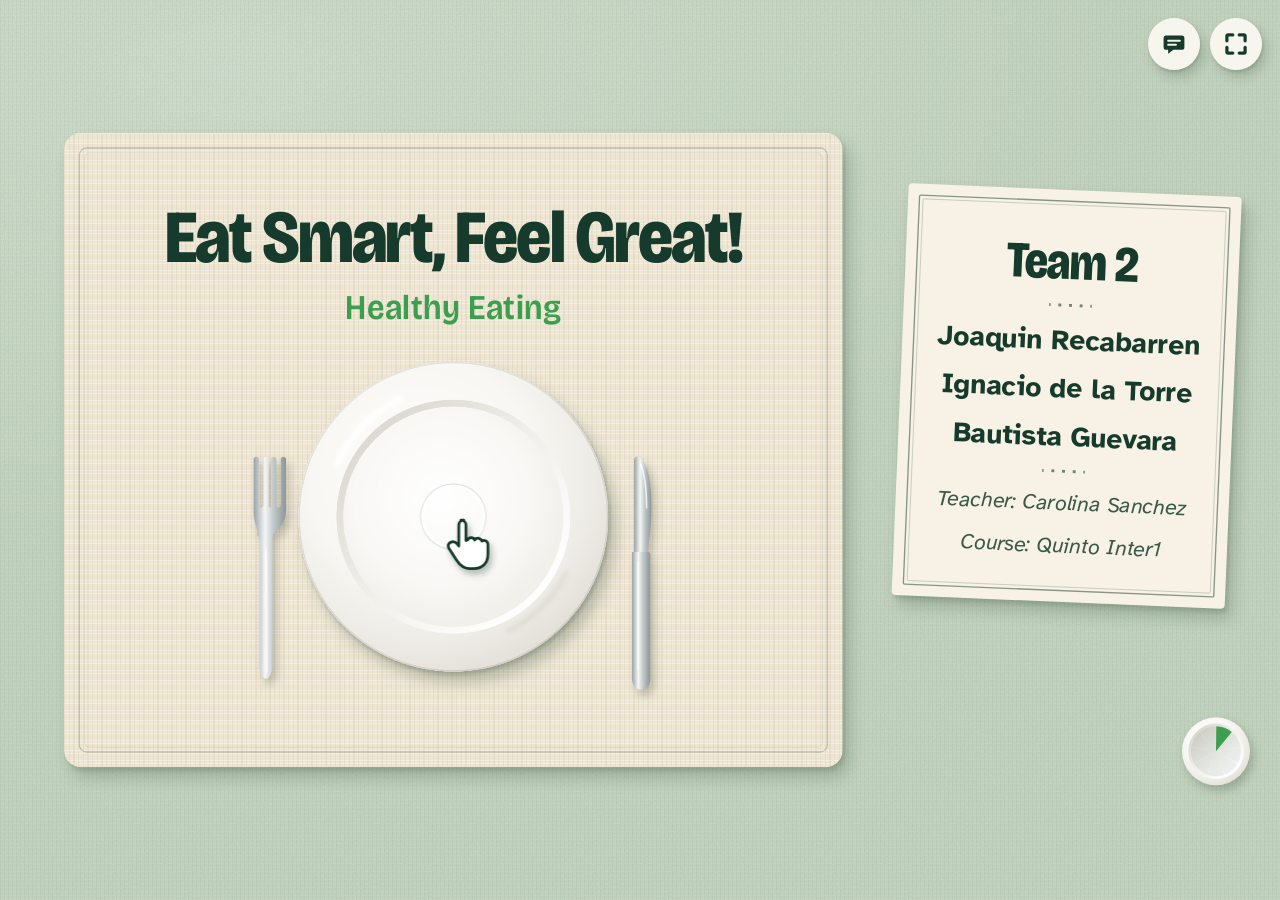
<file: healthy-eating-table/index.html>
<!doctype html>
<html lang="en" translate="no" class="notranslate">
<head>
  <meta charset="utf-8">
  <meta name="google" content="notranslate">
  <meta name="viewport" content="width=device-width, initial-scale=1, viewport-fit=cover">
  <title>Eat Smart, Feel Great!</title>
  <meta name="theme-color" content="#C9D7C3">
  <link rel="stylesheet" href="css/styles.css">
</head>
<body class="is-stage">

  <!-- Shared SVG definitions (plate ceramic, wood, glass) -->
  <svg class="defs" aria-hidden="true" focusable="false" width="0" height="0">
    <defs>
      <radialGradient id="pl-rim" gradientUnits="userSpaceOnUse" cx="40" cy="36" r="66">
        <stop offset="0" stop-color="#FFFFFF"/>
        <stop offset=".55" stop-color="#F8F7F3"/>
        <stop offset=".82" stop-color="#EEECE6"/>
        <stop offset="1" stop-color="#E3E1DA"/>
      </radialGradient>
      <linearGradient id="pl-wall" gradientUnits="userSpaceOnUse" x1="24" y1="24" x2="76" y2="76">
        <stop offset="0" stop-color="#DCDAD2"/>
        <stop offset=".5" stop-color="#F1F0EB"/>
        <stop offset="1" stop-color="#FFFFFF"/>
      </linearGradient>
      <radialGradient id="pl-floor" gradientUnits="userSpaceOnUse" cx="46" cy="44" r="40">
        <stop offset="0" stop-color="#FFFFFF"/>
        <stop offset=".7" stop-color="#F9F8F5"/>
        <stop offset="1" stop-color="#F1F0EB"/>
      </radialGradient>
      <filter id="soft-blur" x="-20%" y="-20%" width="140%" height="140%">
        <feGaussianBlur stdDeviation=".7"/>
      </filter>
      <linearGradient id="steel" x1="0" y1="0" x2="1" y2="0">
        <stop offset="0" stop-color="#9AA3A6"/>
        <stop offset=".35" stop-color="#F4F6F6"/>
        <stop offset=".6" stop-color="#C3CACC"/>
        <stop offset="1" stop-color="#8C9598"/>
      </linearGradient>
      <linearGradient id="water-fill" x1="0" y1="0" x2="0" y2="1">
        <stop offset="0" stop-color="#7DB5F5"/>
        <stop offset="1" stop-color="#2F80ED"/>
      </linearGradient>
      <linearGradient id="bottle-water" x1="0" y1="0" x2="1" y2="0">
        <stop offset="0" stop-color="#6FB1F7"/>
        <stop offset=".35" stop-color="#C9E4FD"/>
        <stop offset=".6" stop-color="#8CC2F9"/>
        <stop offset="1" stop-color="#3E8EEA"/>
      </linearGradient>
      <linearGradient id="bottle-cap" x1="0" y1="0" x2="1" y2="0">
        <stop offset="0" stop-color="#1E5FBF"/>
        <stop offset=".4" stop-color="#4A92F0"/>
        <stop offset="1" stop-color="#1B54A8"/>
      </linearGradient>
      <linearGradient id="tray-wood" x1="0" y1="0" x2="1" y2="1">
        <stop offset="0" stop-color="#D7A86E"/>
        <stop offset=".55" stop-color="#C08A4F"/>
        <stop offset="1" stop-color="#A26F38"/>
      </linearGradient>
      <linearGradient id="tray-floor" x1="0" y1="0" x2="1" y2="1">
        <stop offset="0" stop-color="#C99359"/>
        <stop offset="1" stop-color="#E2B57D"/>
      </linearGradient>
      <radialGradient id="wood-bowl" cx=".42" cy=".38" r=".7">
        <stop offset="0" stop-color="#D9A86F"/>
        <stop offset=".7" stop-color="#B98146"/>
        <stop offset="1" stop-color="#93622F"/>
      </radialGradient>
      <radialGradient id="bowl-shade" cx=".6" cy=".64" r=".72">
        <stop offset="0" stop-color="#3A1E08" stop-opacity="0"/>
        <stop offset=".62" stop-color="#3A1E08" stop-opacity="0"/>
        <stop offset="1" stop-color="#3A1E08" stop-opacity=".55"/>
      </radialGradient>
      <radialGradient id="wood-bowl-in" cx=".6" cy=".62" r=".7">
        <stop offset="0" stop-color="#E3B67F"/>
        <stop offset=".75" stop-color="#C38D52"/>
        <stop offset="1" stop-color="#9C6B37"/>
      </radialGradient>
    </defs>
  </svg>

  <!-- Wooden desk that replaces the tablecloth in scene 5 -->
  <div class="desk-layer" aria-hidden="true">
    <svg width="100%" height="100%" preserveAspectRatio="none">
      <filter id="woodgrain" x="0" y="0" width="100%" height="100%">
        <feTurbulence type="fractalNoise" baseFrequency="0.0025 0.06" numOctaves="3" seed="7"/>
        <feColorMatrix type="matrix" values="0 0 0 0 0.62  0 0 0 0 0.42  0 0 0 0 0.24  0 0 0 -1.1 1.05"/>
      </filter>
      <rect width="100%" height="100%" fill="#C79A69"/>
      <rect width="100%" height="100%" filter="url(#woodgrain)" opacity=".55"/>
    </svg>
  </div>

  <main id="stage" aria-live="off">

    <!-- ===================== SCENE 1 ===================== -->
    <section class="scene" id="s1" data-scene="1">
      <div class="placemat">
        <h1 class="title placemat-title" data-t="s1.title"></h1>
        <div class="plate-slot" data-slot="1"></div>
        <div class="cutlery cutlery-fork" data-svg="fork"></div>
        <div class="cutlery cutlery-knife" data-svg="knife"></div>
        <p class="placemat-sub" data-t="s1.subtitle"></p>
      </div>
      <button class="hit plate-hit" data-action="fill" aria-label="Plate"></button>
      <div class="menu-card">
        <p class="menu-team" data-t="s1.card.0"></p>
        <span class="menu-rule" aria-hidden="true"></span>
        <p class="menu-name" data-t="s1.card.1"></p>
        <p class="menu-name" data-t="s1.card.2"></p>
        <p class="menu-name" data-t="s1.card.3"></p>
        <span class="menu-rule" aria-hidden="true"></span>
        <p class="menu-meta" data-t="s1.card.4"></p>
        <p class="menu-meta" data-t="s1.card.5"></p>
      </div>
    </section>

    <!-- ===================== SCENE 2 ===================== -->
    <section class="scene" id="s2" data-scene="2">
      <h2 class="title" data-t="s2.title"></h2>
      <div class="plate-slot" data-slot="2"></div>
      <div class="paper-notes">
        <div class="paper-note" data-i="0"><span class="tape"></span><p class="label" data-t="s2.items.0.text"></p><p class="src" data-t="s2.items.0.source"></p></div>
        <div class="paper-note" data-i="1"><span class="tape"></span><p class="label" data-t="s2.items.1.text"></p><p class="src" data-t="s2.items.1.source"></p></div>
        <div class="paper-note" data-i="2"><span class="tape"></span><p class="label" data-t="s2.items.2.text"></p><p class="src" data-t="s2.items.2.source"></p></div>
      </div>
      <button class="hit notes-hit" data-action="note" aria-label="Next"></button>
    </section>

    <!-- ===================== SCENE 3 ===================== -->
    <section class="scene" id="s3" data-scene="3">
      <h2 class="title" data-t="s3.title"></h2>
      <div class="plate-slot" data-slot="3"></div>
      <div class="group-labels">
        <button class="glabel" data-g="sweets" data-t="s3.groups.sweets"></button>
        <button class="glabel" data-g="veg" data-t="s3.groups.veg"></button>
        <button class="glabel" data-g="oils" data-t="s3.groups.oils"></button>
        <button class="glabel" data-g="bread" data-t="s3.groups.bread"></button>
        <button class="glabel" data-g="milk" data-t="s3.groups.milk"></button>
        <button class="glabel" data-g="meat" data-t="s3.groups.meat"></button>
      </div>
      <div class="water-spot">
        <div class="water-glass" data-svg="glass-full"></div>
        <p class="label water-label" data-t="s3.water"></p>
      </div>
      <p class="src s3-src" data-t="s3.source"></p>
    </section>

    <!-- ===================== SCENE 4 ===================== -->
    <section class="scene" id="s4" data-scene="4">
      <h2 class="title" data-t="s4.title"></h2>
      <div class="plate-slot" data-slot="4"></div>
      <div class="why-row">
        <button class="why" data-k="battery">
          <span class="why-visual" data-svg="battery"></span>
          <span class="label" data-t="s4.items.0.text"></span>
          <span class="src" data-t="s4.items.0.source"></span>
        </button>
        <button class="why" data-k="sprout">
          <span class="why-visual" data-svg="sprout"></span>
          <span class="label" data-t="s4.items.1.text"></span>
          <span class="src" data-t="s4.items.1.source"></span>
        </button>
        <button class="why" data-k="heart">
          <span class="why-visual" data-svg="heart"></span>
          <span class="label" data-t="s4.items.2.text"></span>
          <span class="src" data-t="s4.items.2.source"></span>
        </button>
      </div>
    </section>

    <!-- ===================== SCENE 5 ===================== -->
    <section class="scene" id="s5" data-scene="5">
      <h2 class="title" data-t="s5.title"></h2>
      <div class="desk">
        <div class="notebook" data-svg="notebook"></div>
        <img class="desk-pen" src="assets/food/pen.png" alt="" draggable="false">
        <div class="find-spot" data-k="clock">
          <button class="find" aria-label=""><img src="assets/food/alarm_clock.png" alt="" draggable="false"></button>
          <div class="problem-tag"><p class="label" data-t="s5.items.0.text"></p><p class="src" data-t="s5.items.0.source"></p></div>
        </div>
        <div class="find-spot" data-k="soda">
          <button class="find" aria-label=""><img src="assets/food/cup_with_straw.png" alt="" draggable="false"></button>
          <div class="problem-tag"><p class="label" data-t="s5.items.1.text"></p><p class="src" data-t="s5.items.1.source"></p></div>
        </div>
        <div class="find-spot" data-k="fries">
          <button class="find" aria-label=""><img src="assets/food/french_fries.png" alt="" draggable="false"></button>
          <div class="problem-tag"><p class="label" data-t="s5.items.2.text"></p><p class="src" data-t="s5.items.2.source"></p></div>
        </div>
        <div class="find-spot" data-k="bowl">
          <button class="find" aria-label=""><span class="bowl-img" data-svg="bowl"></span></button>
          <div class="problem-tag"><p class="label" data-t="s5.items.3.text"></p><p class="src" data-t="s5.items.3.source"></p></div>
        </div>
      </div>
    </section>

    <!-- ===================== SCENE 6 ===================== -->
    <section class="scene" id="s6" data-scene="6">
      <h2 class="title" data-t="s6.title"></h2>
      <div class="facts">
        <button class="fact" data-k="water">
          <span class="fact-visual glasses" data-svg="glasses8"></span>
          <span class="fact-text"><span class="num num-water" data-t="s6.items.0.number"></span><span class="label" data-t="s6.items.0.text"></span></span>
          <span class="src" data-t="s6.items.0.source"></span>
        </button>
        <button class="fact" data-k="fruit">
          <span class="fact-visual fruit-bowl"><span class="bowl-big" data-svg="bowl"></span><span class="bowl-fruits"></span></span>
          <span class="fact-text"><span class="num num-fruit" data-t="s6.items.1.number"></span><span class="label" data-t="s6.items.1.text"></span></span>
          <span class="src" data-t="s6.items.1.source"></span>
        </button>
        <button class="fact" data-k="half">
          <span class="fact-visual half-visual"><span class="plate-slot" data-slot="6"></span></span>
          <span class="fact-text"><span class="num num-veg" data-t="s6.items.2.number"></span><span class="label" data-t="s6.items.2.text"></span></span>
          <span class="src" data-t="s6.items.2.source"></span>
        </button>
      </div>
    </section>

    <!-- ===================== SCENE 7 ===================== -->
    <section class="scene" id="s7" data-scene="7">
      <h2 class="title" data-t="s7.title"></h2>
      <div class="cards">
        <button class="flip" data-i="0">
          <span class="flip-inner">
            <span class="flip-face flip-front"><img src="assets/food/cup_with_straw.png" alt="" draggable="false"></span>
            <span class="flip-face flip-back"><span class="back-visual" data-svg="glass-full"></span><span class="label" data-t="s7.items.0.text"></span><span class="src" data-t="s7.items.0.source"></span></span>
          </span>
        </button>
        <button class="flip" data-i="1">
          <span class="flip-inner">
            <span class="flip-face flip-front"><span class="front-bowl" data-svg="bowl"></span></span>
            <span class="flip-face flip-back"><img class="back-visual" src="assets/food/banana.png" alt="" draggable="false"><span class="label" data-t="s7.items.1.text"></span><span class="src" data-t="s7.items.1.source"></span></span>
          </span>
        </button>
        <button class="flip" data-i="2">
          <span class="flip-inner">
            <span class="flip-face flip-front"><img src="assets/food/alarm_clock.png" alt="" draggable="false"></span>
            <span class="flip-face flip-back"><img class="back-visual" src="assets/food/cooking.png" alt="" draggable="false"><span class="label" data-t="s7.items.2.text"></span><span class="src" data-t="s7.items.2.source"></span></span>
          </span>
        </button>
        <button class="flip" data-i="3">
          <span class="flip-inner">
            <span class="flip-face flip-front candy-pile">
              <img src="assets/food/candy.png" alt="" draggable="false"><img src="assets/food/candy.png" alt="" draggable="false"><img src="assets/food/candy.png" alt="" draggable="false"><img src="assets/food/candy.png" alt="" draggable="false"><img src="assets/food/candy.png" alt="" draggable="false"><img src="assets/food/candy.png" alt="" draggable="false"><img src="assets/food/candy.png" alt="" draggable="false">
            </span>
            <span class="flip-face flip-back"><img class="back-visual one-candy" src="assets/food/candy.png" alt="" draggable="false"><span class="label" data-t="s7.items.3.text"></span><span class="src" data-t="s7.items.3.source"></span></span>
          </span>
        </button>
      </div>
    </section>

    <!-- ===================== SCENE 8 ===================== -->
    <section class="scene" id="s8" data-scene="8">
      <h2 class="title" data-t="s8.title"></h2>
      <ol class="game-steps" id="s8-steps">
        <li class="game-step" data-step="0"><span class="step-thumb"><img src="assets/food/shopping_cart.png" alt="" draggable="false"></span><span class="step-text" data-t="s8.items.0"></span></li>
        <li class="game-step" data-step="1"><span class="step-thumb" data-svg="mini-plate"></span><span class="step-text" data-t="s8.items.1"></span></li>
        <li class="game-step" data-step="2"><span class="step-thumb"><img src="assets/food/hot_beverage.png" alt="" draggable="false"></span><span class="step-text" data-t="s8.items.2"></span></li>
      </ol>
      <div class="demo-tablet"><div class="demo-host" id="s8-demo"></div></div>
      <div class="qr-card">
        <div class="qr" id="qr" role="img" aria-label="QR"></div>
      </div>
      <button class="btn btn-primary btn-start" data-action="start-game" data-t="s8.button"></button>
    </section>

    <!-- ===================== SCENE 9 ===================== -->
    <section class="scene" id="s9" data-scene="9">
      <div class="finale-head">
        <h2 class="title" data-t="s9.title"></h2>
        <p class="src" data-t="s9.titleSource"></p>
      </div>
      <div class="plate-slot" data-slot="9"></div>
      <img class="finale-pen" src="assets/food/pen.png" alt="" draggable="false">
      <div class="finale-foot">
        <p class="finale-text" data-t="s9.text"></p>
        <p class="src" data-t="s9.textSource"></p>
      </div>
      <button class="sources-link" data-action="sources" data-t="s9.sourcesLink"></button>
      <div class="rain" aria-hidden="true"></div>
    </section>

    <!-- The plate that travels between scenes (presentation mode) -->
    <div class="hero" id="hero"></div>

    <!-- Tap hint (hand) -->
    <div class="hint" id="hint" aria-hidden="true"><span class="hint-ring"></span><span class="hint-hand" data-svg="hand"></span></div>

    <!-- Progress: a mini plate with 9 portions -->
    <div class="progress" id="progress" aria-hidden="true"></div>

    <!-- ===================== GAME: Supermarket → Lunch → Snack ===================== -->
    <div class="game" id="game" hidden role="dialog" aria-modal="true" aria-labelledby="shop-title">
      <div class="game-tools">
        <button class="icon-btn" data-action="watch-again" data-aria="game.watchAgain" data-svg="replay"></button>
        <button class="icon-btn" data-action="close-game" data-aria="game.close" data-svg="close"></button>
      </div>

      <!-- Stage 1: the supermarket -->
      <section class="gs gs-shop" id="gs-shop">
        <div class="gs-head">
          <h2 class="title" id="shop-title" data-t="game.shop.title"></h2>
          <p class="gs-instruction" data-t="game.shop.instruction"></p>
        </div>
        <p class="shop-counter" id="shop-counter" aria-live="polite"></p>
        <div class="store">
          <button class="aisle-arrow aisle-prev" tabindex="-1" aria-hidden="true" data-svg="chev-left"></button>
          <div class="aisles" id="aisles"></div>
          <button class="aisle-arrow aisle-next" tabindex="-1" aria-hidden="true" data-svg="chev-right"></button>
        </div>
        <div class="checkout-bar">
          <div class="shopper" id="shopper">
            <img class="shopper-person" src="assets/food/person_walking.png" alt="" draggable="false">
            <div class="shopper-cart">
              <img class="cart-img" src="assets/food/shopping_cart.png" alt="" draggable="false">
              <div class="cart-items" id="cart-items"></div>
            </div>
          </div>
          <button class="btn btn-primary btn-checkout" id="checkout" hidden data-t="game.shop.checkout"></button>
        </div>
      </section>

      <!-- Stages 2 and 3: lunch and afternoon snack -->
      <section class="gs gs-meal" id="gs-meal" hidden>
        <div class="gs-head">
          <h2 class="title" id="meal-title"></h2>
          <p class="gs-instruction" id="meal-instruction"></p>
        </div>
        <div class="meal-table">
          <div class="meal-plate" id="meal-plate"></div>
          <div class="meal-drinks" id="meal-drinks"></div>
          <div class="meal-tray" id="meal-tray"></div>
        </div>
        <div class="meal-actions">
          <button class="btn btn-primary" id="meal-check" disabled></button>
          <button class="btn btn-ghost" id="meal-again" hidden></button>
          <button class="btn btn-primary" id="meal-next" hidden></button>
          <button class="btn btn-ghost btn-back" id="meal-back" hidden></button>
        </div>
        <div class="meal-side">
          <div class="bag" id="bag"><div class="bag-items" id="bag-items"></div></div>
          <div class="meal-result" id="meal-result" aria-live="polite"></div>
        </div>
      </section>

      <!-- Stage 4: result -->
      <section class="gs gs-result" id="gs-result" hidden>
        <div class="gs-head">
          <h2 class="title" id="result-title" data-t="game.result.title"></h2>
        </div>
        <div class="result-meals">
          <div class="result-lunch"><div class="result-plate" id="result-plate"></div><div class="result-drinks" id="result-drinks"></div></div>
          <div class="result-tray" id="result-tray"></div>
        </div>
        <div class="result-bottom">
          <div class="result-bag">
            <p class="label" data-t="game.result.stillInBag"></p>
            <div class="bag bag-open"><div class="bag-items" id="result-bag"></div></div>
          </div>
          <div class="result-reminder" id="result-reminder" aria-live="polite">
            <p class="label" data-t="game.result.reminder"></p>
            <p class="src" data-t="game.result.source"></p>
          </div>
          <button class="btn btn-primary btn-finish" id="result-finish" data-t="game.result.finish"></button>
        </div>
        <div class="rain" id="result-rain" aria-hidden="true"></div>
      </section>

      <!-- How to play (demo) -->
      <div class="intro" id="intro" hidden>
        <div class="demo-tablet intro-tablet"><div class="demo-host" id="intro-demo"></div></div>
        <div class="intro-actions">
          <button class="btn btn-ghost" id="intro-skip" data-t="game.skip"></button>
          <button class="btn btn-primary" id="intro-play" data-t="game.play"></button>
        </div>
      </div>
    </div>

    <!-- ===================== SOURCES WINDOW ===================== -->
    <div class="sources" id="sources" hidden role="dialog" aria-modal="true" aria-labelledby="sources-title">
      <div class="sources-sheet">
        <h2 class="sources-title" id="sources-title" data-t="sourcesWindow.title"></h2>
        <ul class="sources-list" id="sources-list"></ul>
        <button class="btn btn-primary" data-action="close-sources" data-t="sourcesWindow.close"></button>
      </div>
    </div>
  </main>

  <!-- Discreet controls (hide after 3 s without moving the mouse) -->
  <div class="controls" id="controls">
    <button class="icon-btn" data-action="notes" aria-label="Notes" aria-pressed="false" data-svg="notes"></button>
    <button class="icon-btn" data-action="fullscreen" aria-label="Fullscreen" data-svg="fullscreen"></button>
  </div>

  <!-- Speaker notes (key N) -->
  <aside class="notes-panel" id="notes-panel" hidden aria-live="polite"></aside>

  <script src="js/content.js"></script>
  <script src="vendor/qrcode.js"></script>
  <script src="js/scenes.js"></script>
  <script src="js/game.js"></script>
  <script src="js/app.js"></script>
</body>
</html>
</file>
<file: healthy-eating-table/css/styles.css>
/* =====================================================================
   Eat Smart, Feel Great! — "The Table"
   Presentation mode: a 1920×1080 stage scaled to the screen (.is-stage)
   Phone mode: one column, no scaling (.is-mobile)
   ===================================================================== */

/* ---------- Fonts (local files) ---------- */
@font-face {
  font-family: "Bricolage Grotesque";
  src: url("../fonts/BricolageGrotesque-Variable.woff2") format("woff2");
  font-weight: 200 800;
  font-stretch: 75% 100%;
  font-display: swap;
}
@font-face { font-family: "Atkinson Hyperlegible"; src: url("../fonts/AtkinsonHyperlegible-Regular.woff2") format("woff2"); font-weight: 400; font-style: normal; font-display: swap; }
@font-face { font-family: "Atkinson Hyperlegible"; src: url("../fonts/AtkinsonHyperlegible-Italic.woff2") format("woff2"); font-weight: 400; font-style: italic; font-display: swap; }
@font-face { font-family: "Atkinson Hyperlegible"; src: url("../fonts/AtkinsonHyperlegible-Bold.woff2") format("woff2"); font-weight: 700; font-style: normal; font-display: swap; }
@font-face { font-family: "Atkinson Hyperlegible"; src: url("../fonts/AtkinsonHyperlegible-BoldItalic.woff2") format("woff2"); font-weight: 700; font-style: italic; font-display: swap; }

/* ---------- Tokens ---------- */
:root {
  --veg: #3E9E4F;
  --bread: #D69A2D;
  --milk: #7A6FBE;
  --meat: #D9503F;
  --oils: #9C6B3C;
  --sweets: #D9609B;
  --water: #2F80ED;
  --ink: #163B2C;
  --src: #3B5949;
  --cloth: #C9D7C3;
  --paper: #FCFAF4;
  --card: #F7F2E5;

  /* One light, top-left: every shadow falls down and to the right */
  --sh-lg: 18px 26px 38px rgba(26, 56, 36, .24), 5px 8px 10px rgba(26, 56, 36, .16);
  --sh-md: 10px 15px 24px rgba(26, 56, 36, .22), 3px 5px 6px rgba(26, 56, 36, .14);
  --sh-sm: 4px 7px 12px rgba(26, 56, 36, .2), 1px 2px 3px rgba(26, 56, 36, .14);
  --ds-food: drop-shadow(6px 10px 7px rgba(30, 50, 30, .3));
  --ds-food-sm: drop-shadow(4px 7px 4px rgba(40, 45, 30, .32));

  --ease: cubic-bezier(.65, 0, .35, 1);
  --ease-out: cubic-bezier(.2, .8, .2, 1);
  --spring: cubic-bezier(.34, 1.45, .64, 1);

  --font-title: "Bricolage Grotesque", "Atkinson Hyperlegible", system-ui, sans-serif;
  --font-text: "Atkinson Hyperlegible", system-ui, sans-serif;

  /* Linen tablecloth: fine weave + paper-like grain, no photo */
  --cloth-tex:
    url("data:image/svg+xml,%3Csvg xmlns='http://www.w3.org/2000/svg' width='240' height='240'%3E%3Cfilter id='n'%3E%3CfeTurbulence type='fractalNoise' baseFrequency='.9' numOctaves='2' stitchTiles='stitch'/%3E%3CfeColorMatrix values='0 0 0 0 .1  0 0 0 0 .22  0 0 0 0 .14  0 0 0 .16 0'/%3E%3C/filter%3E%3Crect width='240' height='240' filter='url(%23n)'/%3E%3C/svg%3E"),
    repeating-linear-gradient(0deg, rgba(255, 255, 255, .07) 0 1px, transparent 1px 4px),
    repeating-linear-gradient(90deg, rgba(22, 59, 44, .045) 0 1px, transparent 1px 4px),
    radial-gradient(120% 90% at 18% 8%, rgba(255, 255, 255, .22), rgba(255, 255, 255, 0) 60%);
}

/* ---------- Base ---------- */
*, *::before, *::after { box-sizing: border-box; }
html, body { margin: 0; height: 100%; }
body {
  font-family: var(--font-text);
  color: var(--ink);
  background-color: var(--cloth);
  background-image: var(--cloth-tex);
  -webkit-font-smoothing: antialiased;
  -webkit-tap-highlight-color: transparent;
  text-rendering: optimizeLegibility;
}
img { display: block; max-width: 100%; -webkit-user-drag: none; user-select: none; }
button { font: inherit; color: inherit; background: none; border: 0; padding: 0; margin: 0; cursor: pointer; text-align: inherit; -webkit-appearance: none; appearance: none; touch-action: manipulation; }
button:focus { outline: none; }
button:focus-visible { outline: 4px solid var(--water); outline-offset: 6px; border-radius: 14px; }
.btn:focus-visible { border-radius: 999px; }
p, h1, h2, ol, ul { margin: 0; padding: 0; }
.defs { position: absolute; width: 0; height: 0; overflow: hidden; }
[hidden] { display: none !important; }

.title {
  font-family: var(--font-title);
  font-weight: 800;
  font-stretch: 88%;
  font-variation-settings: "opsz" 96;
  letter-spacing: -.025em;
  line-height: .95;
  color: var(--ink);
}
.label {
  display: block;
  font-family: var(--font-text);
  font-weight: 700;
  line-height: 1.08;
  color: var(--ink);
}
.src {
  display: block;
  font-family: var(--font-text);
  font-style: italic;
  font-weight: 400;
  line-height: 1.25;
  color: var(--src);
  text-wrap: balance;
}

/* ---------- Buttons ---------- */
.btn {
  display: inline-flex;
  align-items: center;
  justify-content: center;
  min-height: 48px;
  font-family: var(--font-title);
  font-weight: 700;
  font-stretch: 92%;
  letter-spacing: -.01em;
  border-radius: 999px;
  transition: transform .18s var(--ease-out), box-shadow .18s var(--ease-out), background-color .2s, opacity .2s;
  user-select: none;
}
.btn:active { transform: translate(3px, 4px); box-shadow: 1px 2px 3px rgba(26, 56, 36, .2); }
.btn-primary { background: var(--ink); color: #F6F3EA; box-shadow: var(--sh-sm); }
.btn-primary:hover { background: #1F4A38; }
.btn-ghost { background: var(--paper); color: var(--ink); box-shadow: var(--sh-sm); }
.btn[disabled] { opacity: .38; cursor: default; box-shadow: none; transform: none; }

.icon-btn {
  width: 52px; height: 52px;
  display: grid; place-items: center;
  border-radius: 50%;
  color: var(--ink);
  background: rgba(252, 250, 244, .9);
  box-shadow: var(--sh-sm);
  transition: opacity .35s, transform .15s, background-color .2s;
}
.icon-btn svg { width: 26px; height: 26px; }
.icon-btn[aria-pressed="true"] { background: var(--ink); color: #F6F3EA; }

/* =====================================================================
   PRESENTATION MODE (stage)
   ===================================================================== */
html.mode-stage, body.is-stage { overflow: hidden; }
.is-stage #stage {
  position: fixed;
  left: 0; top: 0;
  width: 1920px; height: 1080px;
  transform-origin: 0 0;
  z-index: 1;
}
.is-stage .title { font-size: 104px; }
.is-stage .label { font-size: 44px; }
.is-stage .src { font-size: 22px; }
.is-stage .scene > .title { position: absolute; left: 120px; top: 84px; max-width: 1300px; }

.is-stage .scene {
  position: absolute; inset: 0;
  opacity: 0; visibility: hidden;
  transition: opacity .45s var(--ease), visibility 0s linear .45s;
}
.is-stage .scene.is-active {
  opacity: 1; visibility: visible;
  transition: opacity .55s var(--ease) .2s, visibility 0s;
}
.is-stage .plate-slot { display: none; }

/* Wooden desk (scene 5) */
.desk-layer {
  position: fixed; inset: 0; z-index: 0;
  opacity: 0;
  transition: opacity .8s var(--ease);
  pointer-events: none;
}
.desk-layer svg { display: block; }
.is-stage[data-scene="5"] .desk-layer { opacity: 1; }
.is-mobile .desk-layer { display: none; }

/* ---------- The travelling plate ---------- */
.hero {
  position: absolute; left: 0; top: 0;
  width: 700px; height: 700px;
  z-index: 5;
  pointer-events: none;
  transition: transform 1.1s var(--ease);
  will-change: transform;
}
.hero.no-anim { transition: none; }
.is-mobile .hero { display: none; }

.plate { position: relative; width: 100%; height: 100%; }
.plate-shadow {
  position: absolute; inset: .4%;
  border-radius: 50%;
  box-shadow: 16px 24px 34px rgba(26, 56, 36, .27), 4px 7px 9px rgba(26, 56, 36, .18);
  transition: opacity .5s;
}
.plate-whole, .wedge { position: absolute; inset: 0; width: 100%; height: 100%; display: block; }
.plate-whole { transition: opacity .35s; }
.wedge { opacity: 0; transition: opacity .35s; }
.plate.is-sectored .wedge { opacity: 1; }
.plate.is-sectored .plate-whole { opacity: 0; }

.sector {
  position: absolute; inset: 0;
  pointer-events: none;
  transition: transform 1.1s cubic-bezier(.22, .9, .25, 1), opacity .35s, filter .5s;
}
.plate .hit { pointer-events: none; }
.plate.is-sectored .hit { pointer-events: all; cursor: pointer; }
.plate.is-sectored .food { pointer-events: auto; cursor: pointer; }
.plate.is-open .plate-shadow { opacity: 0; }
.plate.is-open .sector {
  transform: translate(var(--ox), var(--oy));
  filter: drop-shadow(9px 14px 12px rgba(26, 56, 36, .22));
}
.plate.has-focus .sector { opacity: .32; filter: saturate(.4) drop-shadow(9px 14px 12px rgba(26, 56, 36, .12)); }
.plate.has-focus .sector.is-focus {
  opacity: 1; z-index: 2;
  filter: drop-shadow(14px 22px 18px rgba(26, 56, 36, .3));
  transform: translate(calc(var(--ox) * 1.15), calc(var(--oy) * 1.15)) scale(1.06);
}

.food {
  position: absolute;
  left: 50%; top: 50%; width: 12%;
  aspect-ratio: 1;
  transform: translate(-50%, -50%) rotate(var(--r, 0deg));
  transition: left 1s var(--ease), top 1s var(--ease), width 1s var(--ease), transform .45s var(--spring), opacity .35s;
}
.food img { width: 100%; height: 100%; filter: var(--ds-food-sm); }
.food.off { opacity: 0; transform: translate(-50%, -50%) rotate(var(--r, 0deg)) scale(.35); pointer-events: none !important; }
.food.no-move { transition: none !important; }

.plate-hub {
  position: absolute; left: 50%; top: 50%;
  width: 15%; aspect-ratio: 1;
  border-radius: 50%;
  transform: translate(-50%, -50%) scale(0);
  background: radial-gradient(circle at 40% 36%, #fff 0, #F5F4F0 55%, #E3E1DA 100%);
  box-shadow: 4px 7px 10px rgba(26, 56, 36, .25);
  transition: transform .5s var(--spring) .25s;
  pointer-events: none;
}
.plate-hub::after {
  content: ""; position: absolute; inset: -14%;
  border-radius: 50%;
  border: 3px solid rgba(255, 255, 255, .9);
  animation: ring 1.8s var(--ease-out) infinite;
}
.plate.is-open .plate-hub { transform: translate(-50%, -50%) scale(1); pointer-events: auto; cursor: pointer; }

/* ---------- Gentle pulse for things to touch ---------- */
@keyframes pulse {
  0%, 100% { transform: scale(1); }
  50% { transform: scale(1.035); }
}
@keyframes ring {
  0% { transform: scale(.8); opacity: .9; }
  100% { transform: scale(1.5); opacity: 0; }
}

/* ---------- Hand hint ---------- */
.hint {
  position: absolute; left: 0; top: 0;
  z-index: 30;
  pointer-events: none;
  opacity: 0;
  transition: opacity .35s;
}
.hint.is-on { opacity: 1; }
.hint-ring {
  position: absolute; left: -48px; top: -48px;
  width: 96px; height: 96px;
  border-radius: 50%;
  border: 4px solid rgba(255, 255, 255, .95);
  box-shadow: 0 0 0 2px rgba(22, 59, 44, .12);
  animation: ring 1.6s var(--ease-out) infinite;
}
.hint-hand {
  position: absolute; left: -10px; top: 2px;
  width: 66px;
  filter: drop-shadow(4px 7px 5px rgba(26, 56, 36, .3));
  animation: tap 1.6s var(--ease) infinite;
  transform-origin: 30% 10%;
}
.hint-hand svg { display: block; width: 100%; height: auto; }
@keyframes tap {
  0%, 100% { transform: translate(10px, 12px); }
  40%, 55% { transform: translate(0, 0) scale(.94); }
}
.is-mobile .hint { display: none; }

/* ---------- Progress mini plate ---------- */
.progress {
  position: absolute; right: 44px; bottom: 36px;
  width: 104px; height: 104px;
  z-index: 20;
  filter: drop-shadow(5px 8px 7px rgba(26, 56, 36, .25));
  pointer-events: none;
}
.progress svg { width: 100%; height: 100%; display: block; }
.progress .pp { fill: rgba(22, 59, 44, .07); transition: fill .6s var(--ease); }
.game-open .progress { opacity: 0; }

/* ---------- Discreet controls ---------- */
.controls {
  position: fixed; top: 18px; right: 18px;
  z-index: 60;
  display: flex; gap: 10px;
  transition: opacity .5s;
}
body.is-idle .controls { opacity: 0; pointer-events: none; }
body.is-stage.is-idle { cursor: none; }
.game-open .controls, .sources-open .controls { opacity: 0; pointer-events: none; }
.is-mobile .controls { display: none; }

/* ---------- Speaker notes ---------- */
.notes-panel {
  position: fixed; left: 50%; bottom: 16px;
  transform: translateX(-50%);
  z-index: 70;
  width: min(1180px, calc(100vw - 32px));
  max-height: 36vh;
  overflow: auto;
  padding: 18px 26px;
  border-radius: 18px;
  background: rgba(19, 49, 37, .95);
  color: #F2EFE6;
  font-size: clamp(16px, 1.45vw, 26px);
  line-height: 1.4;
  box-shadow: var(--sh-md);
}
.notes-panel p + p { margin-top: .5em; }
.notes-panel strong { color: #B9E0AE; font-weight: 700; }

/* =====================================================================
   SCENE 1 — the table
   ===================================================================== */
.placemat {
  position: relative;
  background-color: #EEE6D3;
  background-image:
    repeating-linear-gradient(90deg, rgba(120, 95, 50, .07) 0 2px, transparent 2px 7px),
    repeating-linear-gradient(0deg, rgba(255, 255, 255, .35) 0 1px, transparent 1px 5px);
  border-radius: 26px;
  box-shadow: var(--sh-md);
}
.placemat::before {
  content: ""; position: absolute; inset: 22px;
  border: 2px solid rgba(22, 59, 44, .22);
  border-radius: 12px;
  pointer-events: none;
}
.placemat::after {
  content: ""; position: absolute; inset: 30px;
  border: 1px solid rgba(22, 59, 44, .12);
  border-radius: 8px;
  pointer-events: none;
}
.placemat-title { text-align: center; }
.placemat-sub {
  font-family: var(--font-title);
  font-weight: 600;
  font-stretch: 92%;
  letter-spacing: .01em;
  text-align: center;
  color: var(--veg);
}
.cutlery svg { display: block; width: 100%; height: 100%; filter: drop-shadow(6px 9px 6px rgba(40, 40, 20, .25)); }

.menu-card {
  background: var(--card);
  text-align: center;
  box-shadow: var(--sh-md);
  border-radius: 6px;
  position: relative;
}
.menu-card::before {
  content: ""; position: absolute; inset: 16px;
  border: 2px solid rgba(22, 59, 44, .5);
  border-radius: 3px;
  pointer-events: none;
}
.menu-card::after {
  content: ""; position: absolute; inset: 22px;
  border: 1px solid rgba(22, 59, 44, .3);
  border-radius: 2px;
  pointer-events: none;
}
.menu-team {
  font-family: var(--font-title);
  font-weight: 800;
  font-stretch: 85%;
  letter-spacing: -.02em;
  line-height: 1;
}
.menu-rule {
  display: block;
  width: 64px; height: 10px;
  margin: 0 auto;
  background:
    radial-gradient(circle, var(--ink) 2.2px, transparent 2.6px) center / 16px 10px repeat-x;
  opacity: .6;
}
.menu-name { font-weight: 700; line-height: 1.2; }
.menu-meta { font-style: italic; color: var(--src); line-height: 1.3; }

.is-stage .placemat { position: absolute; left: 96px; top: 64px; width: 1168px; height: 952px; }
.is-stage .placemat-title { position: absolute; left: 0; right: 0; top: 104px; font-size: 112px; }
.is-stage .placemat-sub { position: absolute; left: 0; right: 0; top: 232px; font-size: 52px; }
.is-stage .cutlery { position: absolute; width: 52px; height: 360px; top: 480px; }
.is-stage .cutlery-fork { left: 282px; }
.is-stage .cutlery-knife { left: 834px; }
.is-stage .plate-hit { position: absolute; left: 445px; top: 405px; width: 470px; height: 470px; border-radius: 50%; z-index: 6; }
.is-stage .menu-card {
  position: absolute; left: 1350px; top: 150px; width: 500px; padding: 70px 40px 64px;
  transform: rotate(2.4deg);
  display: flex; flex-direction: column; gap: 22px;
}
.is-stage .menu-team { font-size: 76px; }
.is-stage .menu-name { font-size: 42px; }
.is-stage .menu-meta { font-size: 32px; }
.is-stage .scene#s1 .menu-card { transition: transform .8s var(--ease-out); }
.is-stage #s1:not(.is-active) .menu-card { transform: translate(140px, 30px) rotate(8deg); }

#s1.is-active:not(.is-done) ~ .hero .plate { animation: pulse 2.4s var(--ease) infinite; }
.plate-hit:focus-visible { outline-offset: 10px; border-radius: 50%; }

/* =====================================================================
   SCENE 2 — what is healthy eating?
   ===================================================================== */
.paper-note {
  position: relative;
  background: var(--paper);
  box-shadow: var(--sh-md);
  border-radius: 4px;
  transform: rotate(var(--rot, 0deg));
  cursor: pointer;
}
.paper-note .label { margin-bottom: 10px; }
.tape {
  position: absolute; top: -20px; left: 50%;
  width: 150px; height: 42px;
  transform: translateX(-50%) rotate(-3deg);
  background: var(--tape, rgba(62, 158, 79, .55));
  clip-path: polygon(0 8%, 4% 0, 8% 10%, 12% 0, 88% 0, 92% 8%, 96% 0, 100% 10%, 100% 92%, 96% 100%, 92% 90%, 88% 100%, 12% 100%, 8% 92%, 4% 100%, 0 90%);
}
.paper-note[data-i="0"] { --rot: -2.2deg; --tape: rgba(62, 158, 79, .6); }
.paper-note[data-i="1"] { --rot: 1.6deg; --tape: rgba(214, 154, 45, .62); }
.paper-note[data-i="2"] { --rot: -1deg; --tape: rgba(217, 96, 155, .58); }
.notes-hit { cursor: pointer; }

.is-stage .notes-hit { position: absolute; inset: 0; z-index: 0; }
.is-stage .paper-notes { position: absolute; left: 990px; top: 262px; width: 810px; z-index: 1; }
.is-stage .paper-note { width: 760px; padding: 40px 48px 34px; margin-bottom: 52px; }
.is-stage .paper-note[data-i="1"] { margin-left: 50px; }
.is-stage .paper-note .label { font-size: 56px; }
.is-stage .paper-note {
  opacity: 0;
  transform: translate(70px, -40px) rotate(calc(var(--rot) + 7deg)) scale(1.08);
  transition: opacity .2s, transform .5s var(--spring);
}
.is-stage .paper-note.is-in { opacity: 1; transform: rotate(var(--rot)); }

/* =====================================================================
   SCENE 3 — the food groups
   ===================================================================== */
.glabel {
  position: relative;
  display: inline-flex; align-items: center;
  font-family: var(--font-text);
  font-weight: 700;
  line-height: 1.05;
  color: #fff;
  background: var(--c);
  border-radius: 10px 16px 16px 10px;
  box-shadow: var(--sh-sm);
  white-space: nowrap;
  transition: opacity .35s, transform .55s var(--spring), filter .3s;
}
.glabel::before {
  content: ""; flex: none;
  width: 14px; height: 14px; border-radius: 50%;
  background: rgba(255, 255, 255, .9);
  box-shadow: inset 1px 2px 2px rgba(0, 0, 0, .2);
}
.glabel[data-g="veg"] { --c: var(--veg); }
.glabel[data-g="bread"] { --c: var(--bread); color: var(--ink); }
.glabel[data-g="milk"] { --c: var(--milk); }
.glabel[data-g="meat"] { --c: var(--meat); }
.glabel[data-g="oils"] { --c: var(--oils); }
.glabel[data-g="sweets"] { --c: var(--sweets); }
#s3:not(.is-open) .glabel { opacity: 0; pointer-events: none; }
#s3.has-focus .glabel:not(.is-focus) { opacity: .35; filter: saturate(.5); }

.water-spot { display: flex; align-items: center; }
.water-glass svg { display: block; width: 100%; height: auto; filter: drop-shadow(6px 10px 8px rgba(26, 56, 36, .25)); }
.water-label {
  color: #fff; background: var(--water);
  border-radius: 10px 16px 16px 10px;
  box-shadow: var(--sh-sm);
  display: inline-flex; align-items: center;
}
.water-label::before {
  content: ""; width: 14px; height: 14px; border-radius: 50%; flex: none;
  background: rgba(255, 255, 255, .9);
  box-shadow: inset 1px 2px 2px rgba(0, 0, 0, .2);
}

.is-stage .glabel { position: absolute; font-size: 42px; padding: 16px 28px 16px 22px; gap: 18px; }
.is-stage .glabel[data-g="sweets"] { right: 1366px; top: 276px; transform: rotate(-2deg); }
.is-stage .glabel[data-g="veg"] { right: 1366px; top: 520px; transform: rotate(1.2deg); }
.is-stage .glabel[data-g="oils"] { right: 1366px; top: 772px; transform: rotate(-1.4deg); }
.is-stage .glabel[data-g="bread"] { left: 1356px; top: 276px; transform: rotate(1.6deg); }
.is-stage .glabel[data-g="milk"] { left: 1356px; top: 520px; transform: rotate(-1.2deg); }
.is-stage .glabel[data-g="meat"] { left: 1356px; top: 772px; transform: rotate(1.4deg); }
.is-stage #s3:not(.is-open) .glabel[style], .is-stage #s3:not(.is-open) .glabel { transform: scale(.7); }
.is-stage #s3.is-open .glabel { transition-delay: calc(var(--d, 0) * 70ms + 380ms), calc(var(--d, 0) * 70ms + 380ms), 0s; }
.is-stage #s3.is-open .glabel.is-focus { transform: scale(1.08); }
.is-stage .glabel[data-g="sweets"] { --d: 0; }
.is-stage .glabel[data-g="bread"] { --d: 1; }
.is-stage .glabel[data-g="veg"] { --d: 2; }
.is-stage .glabel[data-g="milk"] { --d: 3; }
.is-stage .glabel[data-g="oils"] { --d: 4; }
.is-stage .glabel[data-g="meat"] { --d: 5; }
.is-stage .water-spot { position: absolute; right: 96px; top: 70px; gap: 22px; flex-direction: row-reverse; }
.is-stage .water-glass { width: 128px; }
.is-stage .water-label { font-size: 42px; padding: 16px 28px 16px 22px; gap: 18px; transform: rotate(-1.5deg); }
.is-stage .s3-src { position: absolute; left: 0; right: 0; top: 1000px; text-align: center; }
.is-stage .plate-hit-zone { position: absolute; left: 860px; top: 470px; width: 200px; height: 200px; pointer-events: none; }
.is-mobile .plate-hit-zone { display: none; }

/* =====================================================================
   SCENE 4 — why is it important?
   ===================================================================== */
.why { display: flex; flex-direction: column; align-items: center; text-align: center; }
.why-visual { display: grid; place-items: end center; }
.why-visual svg { display: block; width: 100%; height: auto; overflow: visible; filter: drop-shadow(10px 16px 12px rgba(26, 56, 36, .24)); }

.is-stage .why-row { position: absolute; left: 440px; top: 300px; width: 1370px; display: grid; grid-template-columns: repeat(3, 1fr); gap: 40px; }
.is-stage .why-visual { width: 360px; height: 330px; margin-bottom: 34px; }
.is-stage .why .label { font-size: 56px; margin-bottom: 14px; }
.is-stage .why .src { max-width: 420px; }

/* battery */
.why .bar { fill: var(--veg); opacity: 0; }
.why .bar-low { fill: var(--meat); }
.why .bolt { opacity: 0; transform-box: fill-box; transform-origin: center; }
.why.is-on .bar { animation: bar-in .22s var(--ease-out) calc(var(--i) * .22s + .05s) both; }
.why.is-on .bar-low { animation: fade-out .15s linear both; }
.why.is-on .bolt { animation: pop-in .45s var(--spring) 1s both; }
@keyframes bar-in { from { opacity: 0; } to { opacity: 1; } }
@keyframes fade-out { to { opacity: 0; } }
@keyframes pop-in { from { opacity: 0; transform: scale(.3); } to { opacity: 1; transform: scale(1); } }

/* sprout */
.why .stem { stroke-dasharray: 1; stroke-dashoffset: 1; }
.why .leaf { transform-box: fill-box; transform: scale(0); }
.why .leaf-l { transform-origin: 100% 100%; }
.why .leaf-r { transform-origin: 0% 100%; }
.why .leaf-t { transform-origin: 50% 100%; }
.why.is-on .stem { animation: draw .6s var(--ease-out) both; }
.why.is-on .leaf-l { animation: grow .5s var(--spring) .45s both; }
.why.is-on .leaf-r { animation: grow .5s var(--spring) .6s both; }
.why.is-on .leaf-t { animation: grow .45s var(--spring) .78s both; }
.why.is-on .seed { animation: fade-out .3s linear both; }
@keyframes draw { from { stroke-dashoffset: 1; } to { stroke-dashoffset: 0; } }
@keyframes grow { from { transform: scale(0) rotate(-14deg); } to { transform: scale(1) rotate(0); } }

/* heart */
.why .ecg { stroke-dasharray: 1; stroke-dashoffset: 1; }
.why .heart-body { transform-box: fill-box; transform-origin: 50% 55%; }
.why.is-on .ecg { animation: draw .9s cubic-bezier(.4, 0, .6, 1) both; }
.why.is-on .heart-body { animation: beat 1.1s var(--ease) .85s both; }
@keyframes beat {
  0%, 100% { transform: scale(1); }
  15% { transform: scale(1.08); }
  30% { transform: scale(.98); }
  45% { transform: scale(1.06); }
  65% { transform: scale(1); }
}

/* =====================================================================
   SCENE 5 — common problems (student desk)
   ===================================================================== */
.notebook svg { display: block; width: 100%; height: auto; filter: drop-shadow(12px 18px 16px rgba(50, 30, 10, .35)); }
.desk-pen { filter: drop-shadow(8px 12px 8px rgba(50, 30, 10, .35)); }
.find { display: block; border-radius: 50%; }
.find img, .find .bowl-img { display: block; width: 100%; filter: drop-shadow(10px 16px 10px rgba(50, 30, 10, .38)); }
.find .bowl-img svg { display: block; width: 100%; height: auto; }
.find-spot:not(.is-found) .find > * { animation: pulse 2.2s var(--ease) infinite; }
.find-spot:nth-child(4) .find > * { animation-delay: -.5s; }
.find-spot:nth-child(5) .find > * { animation-delay: -1.1s; }
.find-spot:nth-child(6) .find > * { animation-delay: -1.6s; }
.problem-tag {
  background: var(--paper);
  border: 5px solid var(--meat);
  border-radius: 16px;
  box-shadow: var(--sh-md);
}
.problem-tag .label { margin-bottom: 8px; }

.is-stage .desk { position: absolute; inset: 0; }
.is-stage .notebook { position: absolute; left: 640px; top: 330px; width: 640px; transform: rotate(-3deg); }
.is-stage .desk-pen { position: absolute; left: 1250px; top: 250px; width: 170px; transform: rotate(18deg); }
.is-stage .find-spot { position: absolute; }
.is-stage .find-spot[data-k="clock"] { left: 120px; top: 290px; }
.is-stage .find-spot[data-k="soda"] { left: 150px; top: 680px; }
.is-stage .find-spot[data-k="fries"] { left: 1590px; top: 300px; }
.is-stage .find-spot[data-k="bowl"] { left: 1540px; top: 690px; }
.is-stage .find { width: 210px; }
.is-stage .find-spot[data-k="bowl"] .find { width: 250px; }
.is-stage .problem-tag {
  position: absolute; top: 50%;
  width: 540px; padding: 24px 32px 22px;
  opacity: 0;
  transition: opacity .2s, transform .45s var(--spring);
}
.is-stage .problem-tag .label { font-size: 44px; white-space: nowrap; }
.is-stage .find-spot[data-k="clock"] .problem-tag, .is-stage .find-spot[data-k="soda"] .problem-tag { left: calc(100% + 26px); transform: translateY(-50%) translateX(-40px) scale(.8) rotate(-2deg); transform-origin: 0 50%; }
.is-stage .find-spot[data-k="fries"] .problem-tag, .is-stage .find-spot[data-k="bowl"] .problem-tag { right: calc(100% + 26px); transform: translateY(-50%) translateX(40px) scale(.8) rotate(2deg); transform-origin: 100% 50%; }
.is-stage .find-spot.is-found .problem-tag { opacity: 1; }
.is-stage .find-spot[data-k="clock"].is-found .problem-tag { transform: translateY(-50%) rotate(-1.5deg); }
.is-stage .find-spot[data-k="soda"].is-found .problem-tag { transform: translateY(-50%) rotate(1.2deg); }
.is-stage .find-spot[data-k="fries"].is-found .problem-tag { transform: translateY(-50%) rotate(1.4deg); }
.is-stage .find-spot[data-k="bowl"].is-found .problem-tag { transform: translateY(-50%) rotate(-1.2deg); }
.is-stage .find-spot.is-found { z-index: 2; }
.is-stage #s5 > .title { z-index: 3; }

/* =====================================================================
   SCENE 6 — did you know?
   ===================================================================== */
.fact { display: flex; flex-direction: column; align-items: center; }
.fact-visual { position: relative; display: grid; place-items: center; }
.fact-text { display: flex; align-items: center; }
.num {
  font-family: var(--font-title);
  font-weight: 800;
  font-stretch: 85%;
  letter-spacing: -.04em;
  line-height: .8;
  flex: none;
}
.num-water { color: var(--water); }
.num-fruit { color: var(--meat); }
.num-veg { color: var(--veg); }

.glasses { display: grid; grid-template-columns: repeat(4, 1fr); }
.glass8 { display: block; width: 100%; height: auto; filter: drop-shadow(5px 9px 6px rgba(26, 56, 36, .2)); }
.glass8 .water-rise { transform: translateY(126px); }
.fact.is-on .glass8 .water-rise { animation: rise .5s var(--ease-out) calc(var(--i) * .15s) both; }
@keyframes rise { from { transform: translateY(126px); } to { transform: translateY(0); } }

.bowl-big svg { display: block; width: 100%; height: auto; filter: drop-shadow(10px 16px 12px rgba(26, 56, 36, .28)); }
.fruit-bowl { position: relative; }
.bowl-fruits { position: absolute; inset: 0; }
.bowl-fruit { position: absolute; width: 34%; aspect-ratio: 1; transform: translate(-50%, -50%) rotate(var(--r, 0deg)); }
.bowl-fruit img { width: 100%; height: 100%; filter: var(--ds-food-sm); }

.is-stage .facts { position: absolute; left: 120px; top: 250px; width: 1680px; display: grid; grid-template-columns: repeat(3, 1fr); gap: 60px; }
.is-stage .fact-visual { width: 100%; height: 390px; }
.is-stage .glasses { width: 430px; gap: 18px 22px; align-content: center; }
.is-stage .fruit-bowl { width: 360px; height: 360px; place-self: center; margin: 15px 0; }
.is-stage .half-visual { width: 360px; }
.is-stage .fact-text { gap: 26px; margin-top: 30px; height: 210px; }
.is-stage .num { font-size: 200px; }
.is-stage .fact .label { font-size: 46px; max-width: 290px; text-align: left; }
.is-stage .fact .src { margin-top: 22px; text-align: center; }

/* =====================================================================
   SCENE 7 — small changes (flip cards)
   ===================================================================== */
.flip { perspective: 1800px; transform: rotate(var(--tilt, 0deg)); }
.flip[data-i="0"] { --tilt: -1.6deg; --band: var(--water); }
.flip[data-i="1"] { --tilt: 1.2deg; --band: var(--veg); }
.flip[data-i="2"] { --tilt: -.8deg; --band: var(--meat); }
.flip[data-i="3"] { --tilt: 1.8deg; --band: var(--sweets); }
.flip-inner {
  position: relative; display: block;
  width: 100%; height: 100%;
  transform-style: preserve-3d;
  transition: transform .75s cubic-bezier(.3, 1.25, .5, 1);
}
.flip.is-flipped .flip-inner { transform: rotateY(180deg); }
.flip-face {
  position: absolute; inset: 0;
  display: flex; flex-direction: column; align-items: center; justify-content: center;
  border-radius: 18px;
  backface-visibility: hidden;
  -webkit-backface-visibility: hidden;
  box-shadow: var(--sh-md);
  text-align: center;
}
.flip-front {
  background-color: var(--paper);
  background-image: radial-gradient(circle at 50% 50%, rgba(201, 215, 195, .55) 0 34%, transparent 34.3%);
}
.flip-front::before {
  content: ""; position: absolute; inset: 16px;
  border: 2px solid rgba(22, 59, 44, .18);
  border-radius: 10px;
}
.flip-front img, .front-bowl { width: 58%; filter: var(--ds-food); }
.front-bowl svg { display: block; width: 100%; height: auto; }
.candy-pile { display: block; }
.candy-pile img { position: absolute; width: 26%; filter: var(--ds-food-sm); }
.candy-pile img:nth-child(1) { left: 20%; top: 24%; transform: rotate(-20deg); }
.candy-pile img:nth-child(2) { left: 50%; top: 18%; transform: rotate(30deg); }
.candy-pile img:nth-child(3) { left: 30%; top: 40%; transform: rotate(10deg); }
.candy-pile img:nth-child(4) { left: 56%; top: 44%; transform: rotate(-35deg); }
.candy-pile img:nth-child(5) { left: 18%; top: 56%; transform: rotate(45deg); }
.candy-pile img:nth-child(6) { left: 40%; top: 62%; transform: rotate(-8deg); }
.candy-pile img:nth-child(7) { left: 58%; top: 64%; transform: rotate(18deg); }
.flip-back {
  transform: rotateY(180deg);
  background: var(--paper);
  border-top: 14px solid var(--band);
  justify-content: flex-start;
}
.back-visual { filter: var(--ds-food); }
.back-visual svg { display: block; width: 100%; height: auto; }

.is-stage .cards { position: absolute; left: 120px; top: 300px; width: 1680px; display: grid; grid-template-columns: repeat(4, 1fr); gap: 52px; }
.is-stage .flip { height: 540px; }
.is-stage .flip-back { padding: 30px 30px 34px; justify-content: center; }
.is-stage .back-visual { width: 190px; height: 190px; object-fit: contain; margin-bottom: 30px; }
.is-stage span.back-visual { width: 150px; height: auto; margin-bottom: 30px; }
.is-stage .flip-back .label { font-size: 44px; margin-bottom: 18px; }
.is-stage .flip-back .src { font-size: 22px; }

/* =====================================================================
   SCENE 8 — game time!
   ===================================================================== */
.game-steps { list-style: none; display: flex; }
.game-step { display: flex; align-items: center; transition: opacity .35s var(--ease); }
.game-steps:has(.is-current) .game-step:not(.is-current) { opacity: .4; }
.step-text { font-weight: 700; line-height: 1.1; }
.game-step.is-current .step-text { box-shadow: inset 0 -.2em 0 rgba(62, 158, 79, .32); }
.step-thumb { flex: none; display: grid; place-items: center; }
.step-thumb img, .step-thumb svg { width: 100%; height: auto; display: block; filter: drop-shadow(5px 8px 7px rgba(26, 56, 36, .25)); }
.btn-start { font-family: var(--font-title); }
.btn-start:not(:hover) { animation: pulse 2.4s var(--ease) infinite; }
.qr-card {
  background: #fff;
  border-radius: 22px;
  box-shadow: var(--sh-lg);
  display: grid; place-items: center;
}
.qr svg { display: block; width: 100%; height: auto; }

/* the "how to play" demo sits on a tablet lying on the table */
.demo-tablet {
  background: #1C2A23;
  border-radius: 34px;
  padding: 18px;
  box-shadow: var(--sh-lg), inset 0 0 0 2px rgba(255, 255, 255, .07);
}
.demo-host { position: relative; aspect-ratio: 16 / 9; overflow: hidden; border-radius: 16px; background: var(--paper); }
.demo-host:has(.is-still) { aspect-ratio: auto; background: transparent; }

.is-stage #s8 .game-steps { position: absolute; left: 120px; top: 236px; gap: 64px; }
.is-stage .game-step { gap: 18px; }
.is-stage .step-thumb { width: 78px; height: 78px; }
.is-stage .step-text { font-size: 46px; }
.is-stage #s8 .demo-tablet { position: absolute; left: 120px; top: 346px; width: 1060px; transform: rotate(-.8deg); }
.is-stage .btn-start { position: absolute; left: 1262px; top: 928px; font-size: 50px; padding: 22px 58px 26px; }
.is-stage .qr-card { position: absolute; left: 1262px; top: 346px; width: 540px; height: 540px; padding: 28px; transform: rotate(2deg); }
.is-stage .qr { width: 484px; }
.is-stage #s8:not(.is-active) .qr-card { transform: translate(120px, 40px) rotate(8deg); }
.is-stage #s8 .qr-card { transition: transform .8s var(--ease-out); }

/* =====================================================================
   SCENE 9 — small changes, big differences!
   ===================================================================== */
.finale-head, .finale-foot { text-align: center; }
.finale-text { font-weight: 700; line-height: 1.15; }
.finale-pen { filter: drop-shadow(8px 12px 8px rgba(26, 56, 36, .3)); }
.sources-link {
  font-family: var(--font-text);
  color: var(--src);
  text-decoration: underline;
  text-underline-offset: 4px;
  text-decoration-thickness: 1px;
}
.rain { position: absolute; inset: 0; overflow: hidden; pointer-events: none; z-index: 8; }
.rain .drop { position: absolute; top: 0; filter: var(--ds-food-sm); }

.is-stage .finale-head { position: absolute; left: 0; right: 0; top: 74px; }
.is-stage .finale-head .title { font-size: 108px; }
.is-stage .finale-head .src { margin-top: 18px; }
.is-stage .finale-pen { position: absolute; left: 1260px; top: 470px; width: 180px; transform: rotate(14deg); }
.is-stage .finale-foot { position: absolute; left: 0; right: 0; top: 866px; }
.is-stage .finale-text { font-size: 54px; }
.is-stage .finale-foot .src { margin-top: 14px; }
.is-stage .sources-link { position: absolute; left: 120px; bottom: 44px; font-size: 24px; padding: 10px 4px; z-index: 9; }

/* =====================================================================
   THE GAME — Supermarket → Lunch → Snack
   ===================================================================== */
.game {
  background-color: var(--cloth);
  background-image: var(--cloth-tex);
  z-index: 40;
}
.is-stage .game { position: absolute; inset: 0; overflow: hidden; }
.game-tools { position: absolute; z-index: 30; display: flex; }
.is-stage .game-tools { right: 40px; top: 34px; gap: 14px; }
.is-stage .game-tools .icon-btn { width: 64px; height: 64px; }
.is-stage .game-tools .icon-btn svg { width: 30px; height: 30px; }
.gs { opacity: 0; transition: opacity .35s var(--ease); }
.game.is-in .gs { opacity: 1; }
.gs-instruction { font-weight: 700; }
.is-stage .gs { position: absolute; inset: 0; }
.is-stage .gs-head { position: absolute; left: 110px; top: 50px; z-index: 3; }
.is-stage .gs-head .title { font-size: 88px; }
.is-stage .gs-instruction { font-size: 40px; margin-top: 12px; }

/* shared pictures */
.pic { display: block; object-fit: contain; }
.pic-svg svg { width: 100%; height: 100%; display: block; }
.drag-ghost, .fly-ghost { position: fixed; left: 0; top: 0; z-index: 100; pointer-events: none; }
.fly-ghost { transform-origin: 0 0; }
.drag-ghost > *, .fly-ghost > * { width: 100%; height: 100%; display: block; object-fit: contain; filter: drop-shadow(12px 18px 12px rgba(26, 56, 36, .3)); }
.drag-ghost > * { transform: scale(1.12); }

/* ---------- Stage 1: the supermarket ---------- */
.gs-shop {
  background-color: #EEEAE0;
  background-image:
    linear-gradient(180deg, rgba(255, 255, 255, .7), rgba(255, 255, 255, 0) 30%),
    repeating-linear-gradient(90deg, rgba(22, 59, 44, .03) 0 2px, transparent 2px 240px);
}
.is-stage .gs-shop::before {
  content: ""; position: absolute; left: 0; right: 0; bottom: 0; height: 282px;
  background:
    linear-gradient(180deg, rgba(22, 59, 44, .16) 0 6px, rgba(22, 59, 44, 0) 6px 40px),
    repeating-linear-gradient(90deg, rgba(0, 0, 0, .055) 0 2px, transparent 2px 160px),
    repeating-linear-gradient(0deg, rgba(0, 0, 0, .05) 0 2px, transparent 2px 94px),
    linear-gradient(180deg, #E1DCCE, #D3CDBC);
}
.shop-counter {
  font-family: var(--font-title);
  font-weight: 800;
  font-stretch: 88%;
  letter-spacing: -.01em;
  font-variant-numeric: tabular-nums;
  color: #fff;
  background: var(--ink);
  border-radius: 20px;
  box-shadow: var(--sh-sm);
  text-align: center;
  transition: background-color .3s;
}
.shop-counter.is-full { background: var(--veg); }
.is-stage .shop-counter { position: absolute; right: 224px; top: 44px; font-size: 64px; min-width: 250px; padding: 8px 30px 12px; }

.store { position: relative; }
.is-stage .store { position: absolute; left: 0; right: 0; top: 200px; height: 604px; }
.is-stage .store::before { content: ""; position: absolute; left: 0; right: 0; top: -2px; height: 8px; background: linear-gradient(180deg, #B9C0BB, #8F9993); box-shadow: 0 4px 6px rgba(26, 56, 36, .15); }
.aisles { display: flex; overflow-x: auto; scrollbar-width: none; overscroll-behavior-x: contain; }
.aisles::-webkit-scrollbar { display: none; }
.is-stage .aisles {
  height: 100%; gap: 72px; padding: 0 150px; align-items: flex-end; cursor: grab;
  -webkit-mask-image: linear-gradient(90deg, transparent 0, #000 110px, #000 calc(100% - 110px), transparent 100%);
  mask-image: linear-gradient(90deg, transparent 0, #000 110px, #000 calc(100% - 110px), transparent 100%);
}
.aisles.is-dragging { cursor: grabbing; }
.aisle { flex: none; display: flex; flex-direction: column; align-items: center; }
.aisle-sign { position: relative; display: flex; justify-content: center; align-items: flex-end; }
.sign-board {
  position: relative;
  display: inline-block;
  font-family: var(--font-title);
  font-weight: 800;
  font-stretch: 90%;
  color: #fff;
  background: var(--ink);
  border-radius: 12px;
  box-shadow: var(--sh-sm), inset 0 -4px 0 rgba(0, 0, 0, .2);
  white-space: nowrap;
}
.aisle-sign .sign-board::before, .aisle-sign .sign-board::after {
  content: ""; position: absolute; bottom: 100%; width: 3px; height: 300px;
  background: linear-gradient(90deg, #8C958F, #C3C9C4);
}
.aisle-sign .sign-board::before { left: 16%; }
.aisle-sign .sign-board::after { right: 16%; }
.is-stage .aisle-sign { height: 100px; padding-bottom: 16px; }
.is-stage .sign-board { font-size: 38px; padding: 10px 30px 14px; }

.gondola {
  position: relative;
  background-color: #E7E1D2;
  background-image: radial-gradient(circle, rgba(60, 50, 30, .16) 1.6px, transparent 2px);
  background-size: 22px 22px;
  border: 0 solid #55625A;
  border-top-color: #46534C;
  box-shadow: var(--sh-md);
}
.aisle.is-cold .gondola {
  background-color: #EAF3F7;
  background-image: linear-gradient(180deg, rgba(255, 255, 255, .95) 0 10px, rgba(220, 236, 244, .4) 60px, #D6E7EF 100%);
  background-size: auto;
}
.aisle.is-cold .gondola::after {
  content: ""; position: absolute; inset: 0; pointer-events: none;
  background: repeating-linear-gradient(115deg, rgba(255, 255, 255, 0) 0 140px, rgba(255, 255, 255, .28) 140px 168px, rgba(255, 255, 255, 0) 168px 330px);
}
.is-stage .gondola { border-width: 18px 12px 0; border-radius: 12px 12px 4px 4px; padding: 18px 10px 0; }
.shelf { display: grid; grid-template-rows: repeat(2, auto); grid-auto-flow: column; }
.slot { position: relative; display: flex; flex-direction: column; align-items: center; }
.product { display: grid; place-items: end center; width: 100%; border-radius: 16px; }
.product .pic { filter: var(--ds-food-sm); transition: transform .22s var(--spring), opacity .25s, filter .25s; }
.product:hover .pic { transform: translateY(-6px) scale(1.04); }
.product:active .pic { transform: scale(.95); }
.slot.is-taken .pic { opacity: .15; filter: grayscale(1); transform: none; }
.tag {
  display: block; width: 100%;
  font-weight: 700; line-height: 1.1; text-align: center; white-space: nowrap;
  color: var(--ink);
  background: linear-gradient(180deg, #FFFFFF, #ECE8DE);
  border-top: 0 solid #A3ADA7;
  box-shadow: 0 6px 8px rgba(0, 0, 0, .1), inset 0 -2px 0 rgba(0, 0, 0, .05);
}
.is-stage .slot { width: 246px; }
.is-stage .product { height: 156px; padding-bottom: 4px; }
.is-stage .product .pic { width: 124px; height: 124px; }
.is-stage .tag { font-size: 32px; border-top-width: 12px; padding: 6px 4px 8px; margin-bottom: 18px; }

.aisle-arrow {
  position: absolute; top: 50%; z-index: 5;
  display: grid; place-items: center;
  border-radius: 50%;
  color: var(--ink);
  background: rgba(252, 250, 244, .96);
  box-shadow: var(--sh-md);
  transform: translateY(-50%);
  transition: opacity .3s;
}
.aisle-arrow.is-off { opacity: 0; pointer-events: none; }
.is-stage .aisle-arrow { width: 80px; height: 80px; }
.is-stage .aisle-arrow svg { width: 38px; height: 38px; }
.is-stage .aisle-prev { left: 34px; }
.is-stage .aisle-next { right: 34px; }

.shopper { display: flex; align-items: flex-end; }
.shopper-person { position: relative; z-index: 1; filter: drop-shadow(10px 12px 8px rgba(30, 40, 30, .22)); }
.shopper-cart { position: relative; }
.cart-img { display: block; width: 100%; height: 100%; transform: scaleX(-1); filter: drop-shadow(10px 12px 8px rgba(30, 40, 30, .22)); }
.cart-items { position: absolute; left: 30%; top: 6%; width: 62%; height: 50%; display: flex; flex-wrap: wrap-reverse; align-content: flex-start; justify-content: center; }
.cart-mini { display: grid; place-items: center; border-radius: 50%; flex: none; transition: opacity .2s; }
.cart-mini .pic { width: 100%; height: 100%; filter: drop-shadow(2px 4px 3px rgba(0, 0, 0, .25)); }
.cart-mini.is-landing { opacity: 0; }
.btn-checkout { background: var(--veg); color: #fff; box-shadow: var(--sh-md); }
.btn-checkout:hover { background: #378C46; }
.is-stage .shopper { position: absolute; left: 70px; bottom: 16px; }
.is-stage .shopper-person { width: 228px; height: 228px; margin-right: -46px; }
.is-stage .shopper-cart { width: 290px; height: 290px; }
.is-stage .cart-mini { width: 54px; height: 54px; margin: -5px; }
.is-stage .btn-checkout { position: absolute; right: 110px; bottom: 74px; font-size: 54px; padding: 22px 66px 26px; }

/* ---------- Stages 2 and 3: lunch and snack ---------- */
.meal-table { position: relative; }
.gs-meal[data-mode="lunch"] .meal-tray, .gs-meal[data-mode="snack"] .meal-plate, .gs-meal[data-mode="snack"] .meal-drinks { display: none; }
.meal-drinks { display: flex; flex-direction: column; align-items: center; justify-content: center; }
.tray { position: relative; width: 100%; aspect-ratio: 800 / 560; filter: drop-shadow(14px 20px 20px rgba(26, 56, 36, .26)); }
.tray-svg { display: block; width: 100%; height: 100%; }
.tray-cup { position: absolute; left: 64%; top: 4%; width: 28%; filter: drop-shadow(6px 9px 6px rgba(60, 30, 8, .3)); }
.placed { position: absolute; aspect-ratio: 1; transform: translate(-50%, -50%) rotate(var(--r, 0deg)); border-radius: 50%; }
.placed .pic { width: 100%; height: 100%; filter: var(--ds-food-sm); }
.placed.placed-drink { position: relative; transform: none; flex: none; }
.placed-drink .pic { filter: var(--ds-food); }
.good-glow {
  position: absolute; left: 50%; top: 50%; width: 112%; aspect-ratio: 1;
  border-radius: 50%; pointer-events: none;
  background: radial-gradient(circle, rgba(62, 158, 79, 0) 42%, rgba(62, 158, 79, .45) 58%, rgba(62, 158, 79, 0) 71%);
  animation: glow 1s var(--ease-out) forwards;
}
@keyframes glow {
  from { opacity: 1; transform: translate(-50%, -50%) scale(.8); }
  to { opacity: 0; transform: translate(-50%, -50%) scale(1.22); }
}
.meal-actions { display: flex; flex-wrap: wrap; }
.btn-back { box-shadow: var(--sh-sm), inset 0 0 0 3px rgba(22, 59, 44, .55); }

.bag {
  position: relative;
  border-radius: 6px 6px 18px 18px;
  background-color: #CEA570;
  background-image:
    linear-gradient(180deg, rgba(90, 50, 10, .32) 0, rgba(90, 50, 10, 0) 60px),
    repeating-linear-gradient(90deg, rgba(255, 255, 255, .05) 0 3px, transparent 3px 11px),
    linear-gradient(90deg, rgba(0, 0, 0, .07), rgba(255, 255, 255, .07) 50%, rgba(0, 0, 0, .09));
  box-shadow: var(--sh-md);
}
.bag::before {
  content: ""; position: absolute; left: 0; right: 0; top: -10px; height: 12px;
  background:
    linear-gradient(-45deg, #A8814F 7px, transparent 0) 0 0 / 16px 12px repeat-x,
    linear-gradient(45deg, #A8814F 7px, transparent 0) 0 0 / 16px 12px repeat-x;
}
#bag::after {
  content: ""; position: absolute; left: 50%; top: -96px; z-index: -1;
  width: 230px; height: 140px;
  border: 12px solid #B88B55; border-bottom: 0;
  border-radius: 140px 140px 0 0;
  transform: translateX(-50%);
}
.bag-items { display: grid; grid-template-columns: repeat(4, 1fr); }
.bag-item {
  display: flex; flex-direction: column; align-items: center; justify-content: center;
  border-radius: 18px;
  background: rgba(255, 251, 242, .86);
  box-shadow: 0 3px 0 rgba(90, 50, 10, .14);
  touch-action: none;
  transition: opacity .2s, transform .2s var(--spring), background-color .2s;
}
button.bag-item:hover { background: #fff; }
button.bag-item:active { transform: scale(.96); }
.bag-item .pic { filter: var(--ds-food-sm); pointer-events: none; }
.bag-name { font-weight: 700; line-height: 1.05; text-align: center; pointer-events: none; }
.bag-item.is-used, .bag-item.is-dragging { opacity: .3; }
.bag-items.is-full .bag-item:not(.is-used) { opacity: .62; }

.meal-result {
  display: none;
  flex-direction: column; justify-content: center;
  background: var(--paper);
  border-radius: 24px;
  box-shadow: var(--sh-lg);
  border-top: 16px solid var(--meat);
}
.gs-meal.is-checked .meal-result { display: flex; }
.gs-meal.is-good .meal-result { border-top-color: var(--veg); }
.meal-msg .label { display: flex; align-items: baseline; }
.meal-msg .label::before {
  content: ""; flex: none; width: .5em; height: .5em; border-radius: 50%;
  background: var(--meat); transform: translateY(-.05em);
}
.gs-meal.is-good .meal-msg .label::before { background: var(--veg); }

.is-stage .meal-table { position: absolute; left: 110px; top: 250px; width: 860px; height: 620px; }
.is-stage .meal-plate { position: absolute; left: 0; top: 10px; width: 600px; height: 600px; }
.is-stage .meal-drinks { position: absolute; left: 630px; top: 0; width: 220px; height: 620px; gap: 4px; }
.is-stage .meal-drinks .placed-drink { width: 200px; height: 200px; }
.is-stage .meal-tray { position: absolute; left: 0; top: 20px; width: 860px; }
.is-stage .meal-actions { position: absolute; left: 110px; top: 926px; gap: 20px; }
.is-stage .meal-actions .btn { font-size: 40px; padding: 18px 40px 22px; }
.is-stage .meal-side { position: absolute; left: 1000px; top: 150px; width: 840px; height: 866px; }
.is-stage #bag { height: 100%; padding: 62px 24px 24px; }
.is-stage .bag-items { gap: 14px; }
.is-stage .bag-item { height: 240px; padding: 12px 4px; gap: 10px; }
.is-stage .bag-item .pic { width: 124px; height: 124px; }
.is-stage .bag-name { font-size: 30px; }
.is-stage .meal-result { position: absolute; inset: 0; padding: 50px 64px; gap: 26px; }
.is-stage .meal-msg .label { font-size: 42px; gap: 22px; }
.is-stage .meal-msg .src { margin-top: 6px; padding-left: 43px; }
.is-stage .gs-meal.is-checked #bag { visibility: hidden; }

/* ---------- Stage 4: result ---------- */
.result-meals { display: flex; align-items: center; justify-content: center; }
.result-lunch { position: relative; display: flex; align-items: center; }
.result-drinks { display: flex; flex-direction: column; }
.result-bottom { display: flex; }
.result-bag .label { margin-bottom: 14px; }
.bag-open .bag-items { grid-template-columns: repeat(4, 1fr); }
.btn-finish { font-family: var(--font-title); margin-left: auto; }
.gs-result .rain { position: absolute; inset: 0; z-index: 8; }
.is-stage .result-meals { position: absolute; left: 110px; right: 110px; top: 196px; height: 520px; gap: 90px; }
.is-stage .result-plate { width: 500px; height: 500px; }
.is-stage .result-drinks { margin-left: 18px; }
.is-stage .result-drinks .placed-drink { width: 180px; height: 180px; }
.is-stage .result-tray { width: 700px; }
.is-stage .result-bottom { position: absolute; left: 110px; right: 110px; top: 740px; height: 300px; align-items: flex-end; gap: 56px; }
.is-stage .result-bag .label { font-size: 40px; }
.is-stage .bag-open { padding: 26px 22px 20px; }
.is-stage .bag-open .bag-items { grid-template-columns: repeat(4, 168px); gap: 12px; }
.is-stage .bag-open .bag-item { height: 176px; gap: 8px; }
.is-stage .bag-open .bag-item .pic { width: 96px; height: 96px; }
.is-stage .bag-open .bag-name { font-size: 28px; }
.is-stage .result-reminder { flex: 1; align-self: center; padding-top: 60px; }
.is-stage .result-reminder .label { font-size: 42px; margin-bottom: 10px; }
.is-stage .btn-finish { font-size: 52px; padding: 22px 70px 26px; }

/* ---------- How to play (demo) ---------- */
.intro {
  position: absolute; inset: 0; z-index: 20;
  display: flex; flex-direction: column; align-items: center; justify-content: center;
  background-color: var(--cloth);
  background-image: var(--cloth-tex);
}
.intro-actions { display: flex; }
.is-stage .intro { gap: 44px; padding-top: 20px; }
.is-stage .intro-tablet { width: 1400px; }
.is-stage .intro-actions { gap: 24px; }
.is-stage .intro-actions .btn { font-size: 44px; padding: 18px 56px 22px; }

.demo-screen { position: absolute; left: 0; top: 0; width: 1120px; height: 630px; transform-origin: 0 0; font-family: var(--font-text); color: var(--ink); }
.demo-screen.is-still { display: flex; gap: 60px; width: 3480px; }
.df { position: absolute; inset: 0; overflow: hidden; opacity: 0; transition: opacity .4s var(--ease); }
.df.is-on { opacity: 1; }
.is-still .df { position: relative; flex: none; width: 1120px; height: 630px; border-radius: 22px; box-shadow: var(--sh-md); }
.df-shop {
  background-color: #EEEAE0;
  background-image: linear-gradient(180deg, transparent 0 476px, rgba(22, 59, 44, .16) 476px 480px, #DDD7C8 480px);
}
.df-meal { background-color: var(--cloth); background-image: var(--cloth-tex); }
.df-title { position: absolute; left: 36px; top: 26px; font-family: var(--font-title); font-weight: 800; font-stretch: 88%; letter-spacing: -.025em; line-height: .95; font-size: 56px; }
.df-instr { position: absolute; left: 36px; top: 88px; font-size: 25px; font-weight: 700; }
.df-counter { position: absolute; right: 36px; top: 26px; font-size: 42px; min-width: 160px; padding: 4px 22px 8px; }
.df-counter { font-family: var(--font-title); font-weight: 800; font-stretch: 88%; font-variant-numeric: tabular-nums; color: #fff; background: var(--ink); border-radius: 14px; text-align: center; box-shadow: var(--sh-sm); }
.df-gondola { position: absolute; left: 36px; right: 36px; top: 150px; display: flex; justify-content: space-between; align-items: flex-end; }
.df-aisle { display: flex; flex-direction: column; align-items: center; }
.df-aisle .sign-board { font-size: 22px; padding: 6px 16px 8px; margin-bottom: 10px; border-radius: 8px; }
.df-row {
  display: flex;
  background-color: #E7E1D2;
  background-image: radial-gradient(circle, rgba(60, 50, 30, .16) 1.2px, transparent 1.6px);
  background-size: 14px 14px;
  border: 0 solid #55625A; border-width: 10px 7px 0; border-top-color: #46534C;
  border-radius: 8px 8px 3px 3px;
  padding: 10px 4px 0;
  box-shadow: var(--sh-sm);
}
.df-aisle.is-cold .df-row { background: linear-gradient(180deg, #fff 0 6px, #D9E9F0 100%); }
.df-slot { width: 118px; display: flex; flex-direction: column; align-items: center; }
.df-slot .pic { width: 100px; height: 100px; margin: 4px 0 8px; filter: var(--ds-food-sm); transition: opacity .2s; }
.df-slot.is-taken .pic { opacity: .15; filter: grayscale(1); }
.df-slot .tag { font-size: 20px; border-top-width: 7px; padding: 3px 2px 5px; margin-bottom: 10px; }
.df-shopper { position: absolute; left: 40px; bottom: 12px; display: flex; align-items: flex-end; }
.df-shopper .shopper-person { width: 150px; height: 150px; margin-right: -32px; }
.df-shopper .shopper-cart { width: 196px; height: 196px; }
.df-shopper .cart-mini { width: 38px; height: 38px; margin: -3px; }
.df-checkout { position: absolute; right: 40px; bottom: 46px; font-size: 34px; padding: 12px 36px 15px; background: var(--veg); opacity: 0; transform: scale(.7); transition: opacity .25s, transform .35s var(--spring); }
.df-checkout.is-on { opacity: 1; transform: none; }
.df-table { position: absolute; left: 36px; top: 140px; width: 540px; height: 400px; }
.df-plate { position: absolute; left: 0; top: 0; width: 400px; height: 400px; }
.df-drinks { position: absolute; left: 418px; top: 0; width: 110px; height: 400px; display: flex; flex-direction: column; justify-content: center; }
.df-drinks .placed-drink { width: 110px; height: 110px; }
.df-tray { position: absolute; left: 0; top: 30px; width: 520px; }
.df-check { position: absolute; left: 36px; bottom: 28px; font-size: 28px; padding: 10px 28px 13px; opacity: .38; transition: opacity .2s, background-color .2s; }
.df-check.is-ready { opacity: 1; }
.df-check.is-pressed { background: var(--veg); }
.df-bag { position: absolute; right: 30px; top: 136px; width: 500px; height: 470px; padding: 38px 14px 14px; }
.df-bag .bag-items { gap: 8px; }
.df-bag .bag-item { height: 132px; padding: 4px 2px; gap: 2px; }
.df-bag .bag-item .pic { width: 68px; height: 68px; }
.df-bag .bag-name { font-size: 19px; }
.df-placed { opacity: 0; }
.df-placed.is-on { opacity: 1; }
.df-flash {
  position: absolute; left: 50%; top: 50%; width: 120%; aspect-ratio: 1; border-radius: 50%;
  pointer-events: none; opacity: 0;
  transform: translate(-50%, -50%) scale(.6);
  background: radial-gradient(circle, rgba(62, 158, 79, .5) 0, rgba(62, 158, 79, .22) 45%, rgba(62, 158, 79, 0) 70%);
}
.df-flash.is-on { animation: df-flash 1s var(--ease-out) forwards; }
@keyframes df-flash {
  0% { opacity: 0; transform: translate(-50%, -50%) scale(.6); }
  25% { opacity: 1; }
  100% { opacity: 0; transform: translate(-50%, -50%) scale(1.25); }
}
.df-hand { position: absolute; left: 0; top: 0; z-index: 10; display: block; width: 70px; opacity: .8; pointer-events: none; transition: opacity .3s; filter: drop-shadow(4px 7px 5px rgba(26, 56, 36, .3)); }
.df-hand svg { display: block; width: 100%; height: auto; margin: -4px 0 0 -20px; }
.df-ripple { position: absolute; z-index: 9; width: 64px; height: 64px; margin: -32px 0 0 -32px; border-radius: 50%; border: 4px solid rgba(255, 255, 255, .95); box-shadow: 0 0 0 2px rgba(22, 59, 44, .15); animation: ring .6s var(--ease-out) forwards; pointer-events: none; }
.df-fly { position: absolute; left: 0; top: 0; z-index: 8; pointer-events: none; }
.df-fly .pic { width: 100%; height: 100%; filter: drop-shadow(10px 14px 10px rgba(26, 56, 36, .3)); }

/* =====================================================================
   SOURCES WINDOW
   ===================================================================== */
.sources { z-index: 50; background: rgba(19, 49, 37, .45); display: grid; place-items: center; }
.sources-sheet {
  background: var(--paper);
  border-radius: 22px;
  box-shadow: var(--sh-lg);
  overflow: auto;
}
.sources-title { font-family: var(--font-title); font-weight: 800; font-stretch: 88%; letter-spacing: -.02em; }
.sources-list { list-style: none; }
.sources-list li { line-height: 1.35; padding-left: 1.1em; position: relative; }
.sources-list li::before { content: ""; position: absolute; left: 0; top: .55em; width: .45em; height: .45em; border-radius: 50%; background: var(--veg); }
.sources-list a { display: block; color: #1D5FB8; overflow-wrap: anywhere; font-size: .82em; margin-top: 2px; }
.is-stage .sources { position: absolute; inset: 0; }
.is-stage .sources-sheet { width: 1400px; max-height: 960px; padding: 64px 80px 56px; }
.is-stage .sources-title { font-size: 88px; margin-bottom: 36px; }
.is-stage .sources-list { font-size: 28px; display: flex; flex-direction: column; gap: 20px; margin-bottom: 44px; }
.is-stage .sources-sheet .btn { font-size: 40px; padding: 16px 48px 20px; }

/* =====================================================================
   PHONE MODE — one column, no scaling
   ===================================================================== */
html.mode-mobile, body.is-mobile { overflow-x: hidden; }
.is-mobile #stage { position: relative; width: 100%; max-width: 560px; margin: 0 auto; padding: 0 0 96px; overflow-x: clip; }
.is-mobile .title { font-size: clamp(40px, 11vw, 56px); }
.is-mobile .label { font-size: 24px; }
.is-mobile .src { font-size: 15px; }
.is-mobile .scene {
  position: relative;
  display: flex; flex-direction: column; align-items: center;
  gap: 22px;
  padding: 64px 20px 40px;
  text-align: center;
}
.is-mobile .scene + .scene { border-top: 2px dashed rgba(22, 59, 44, .14); }
.is-mobile .scene > .title { align-self: stretch; text-align: left; }
.is-mobile .plate-slot { display: block; width: min(82vw, 400px); aspect-ratio: 1; }
.is-mobile .plate-slot[data-slot="4"] { display: none; }
.is-mobile .progress { display: none; }
.is-mobile .btn { min-height: 56px; font-size: 24px; padding: 12px 30px 14px; }

/* s1 */
.is-mobile .placemat { width: 100%; padding: 46px 22px 40px; display: flex; flex-direction: column; align-items: center; gap: 10px; }
.is-mobile .placemat-title { font-size: clamp(40px, 11vw, 56px); }
.is-mobile .placemat-sub { font-size: 26px; order: 1; }
.is-mobile .placemat .plate-slot { order: 2; margin-top: 14px; width: min(72vw, 360px); }
.is-mobile .cutlery, .is-mobile .plate-hit { display: none; }
.is-mobile #s1:not(.is-done) .plate-slot .plate { animation: pulse 2.4s var(--ease) infinite; }
.is-mobile .menu-card { width: min(100%, 360px); padding: 46px 30px; display: flex; flex-direction: column; gap: 14px; transform: rotate(1.5deg); }
.is-mobile .menu-team { font-size: 46px; }
.is-mobile .menu-name { font-size: 24px; }
.is-mobile .menu-meta { font-size: 19px; }

/* s2 */
.is-mobile .notes-hit { position: absolute; inset: 0; z-index: 0; }
.is-mobile .paper-notes { position: relative; z-index: 1; width: 100%; display: flex; flex-direction: column; gap: 30px; padding-top: 10px; }
.is-mobile .paper-note { padding: 26px 22px 20px; text-align: left; opacity: .0; transform: translateY(-8px) rotate(var(--rot)); transition: opacity .25s, transform .45s var(--spring); }
.is-mobile .paper-note.is-in { opacity: 1; transform: rotate(var(--rot)); }
.is-mobile .paper-note .label { font-size: 30px; }

/* s3 */
.is-mobile .group-labels { display: flex; flex-wrap: wrap; gap: 10px; justify-content: center; }
.is-mobile .glabel { font-size: 20px; min-height: 48px; padding: 10px 16px 10px 12px; gap: 10px; }
.is-mobile .water-spot { gap: 14px; }
.is-mobile .water-glass { width: 64px; }
.is-mobile .water-label { font-size: 22px; padding: 10px 16px 10px 12px; gap: 10px; }

/* s4 */
.is-mobile .why-row { display: flex; flex-direction: column; gap: 40px; width: 100%; }
.is-mobile .why-visual { width: min(70vw, 300px); margin-bottom: 14px; }
.is-mobile .why .label { font-size: 30px; margin-bottom: 6px; }

/* s5 */
.is-mobile #s5 { background: #C79A69 linear-gradient(180deg, rgba(255, 255, 255, .08), rgba(0, 0, 0, .05)); border-radius: 0; }
.is-mobile .desk { width: 100%; display: grid; grid-template-columns: 1fr; gap: 26px; }
.is-mobile .notebook, .is-mobile .desk-pen { display: none; }
.is-mobile .find-spot { display: flex; align-items: center; gap: 16px; text-align: left; }
.is-mobile .find { width: 112px; flex: none; }
.is-mobile .problem-tag { padding: 14px 16px; opacity: 0; transform: scale(.85); transition: opacity .2s, transform .4s var(--spring); }
.is-mobile .find-spot.is-found .problem-tag { opacity: 1; transform: none; }

/* s6 */
.is-mobile .facts { display: flex; flex-direction: column; gap: 48px; width: 100%; }
.is-mobile .fact { gap: 14px; }
.is-mobile .glasses { width: min(78vw, 320px); gap: 10px 14px; }
.is-mobile .fruit-bowl { width: min(64vw, 260px); }
.is-mobile .half-visual { width: min(64vw, 260px); }
.is-mobile .half-visual .plate-slot { width: 100%; }
.is-mobile .fact-text { gap: 14px; }
.is-mobile .num { font-size: 104px; }
.is-mobile .fact .label { text-align: left; max-width: 200px; }

/* s7 */
.is-mobile .cards { display: grid; grid-template-columns: 1fr 1fr; gap: 18px; width: 100%; }
.is-mobile .flip { aspect-ratio: .66; }
.is-mobile .flip-back { padding: 18px 10px 12px; border-top-width: 10px; }
.is-mobile .back-visual { width: 74px; height: 74px; object-fit: contain; margin-bottom: 10px; }
.is-mobile span.back-visual { width: 56px; height: auto; }
.is-mobile .flip-back .label { font-size: 19px; margin-bottom: 8px; }
.is-mobile .flip-back .src { font-size: 12.5px; }

/* s8 */
.is-mobile .game-steps { flex-direction: column; gap: 14px; align-self: stretch; }
.is-mobile .game-step { gap: 14px; text-align: left; }
.is-mobile .step-thumb { width: 56px; height: 56px; }
.is-mobile .step-text { font-size: 24px; }
.is-mobile #s8 .demo-tablet { width: 100%; padding: 8px; border-radius: 18px; }
.is-mobile #s8 .demo-host { border-radius: 10px; }
.is-mobile .btn-start { font-size: 28px; padding: 18px 40px; }
.is-mobile .qr-card { display: none; }

/* s9 */
.is-mobile .finale-head .title { font-size: clamp(38px, 10vw, 52px); }
.is-mobile .finale-head .src { margin-top: 10px; }
.is-mobile .finale-pen { display: none; }
.is-mobile .finale-text { font-size: 28px; }
.is-mobile .finale-foot .src { margin-top: 8px; }
.is-mobile .sources-link { font-size: 18px; min-height: 48px; padding: 10px 14px; }
.is-mobile .rain { position: absolute; }

/* the game on the phone */
.is-mobile .game { position: fixed; inset: 0; overflow: auto; -webkit-overflow-scrolling: touch; }
.is-mobile .game-tools { position: fixed; right: 10px; top: 10px; gap: 8px; }
.is-mobile .game-tools .icon-btn { width: 48px; height: 48px; }
.is-mobile .game-tools .icon-btn svg { width: 22px; height: 22px; }
.is-mobile .gs { min-height: 100%; padding: 18px 16px 40px; }
.is-mobile .gs-head { padding-right: 112px; }
.is-mobile .gs-head .title { font-size: clamp(32px, 9vw, 46px); }
.is-mobile .gs-instruction { font-size: 20px; margin-top: 6px; }

.is-mobile .gs-shop { padding-bottom: 130px; }
.is-mobile .shop-counter { display: inline-block; margin: 12px 0 4px; font-size: 32px; min-width: 120px; padding: 4px 18px 7px; border-radius: 14px; }
.is-mobile .store { margin: 10px -16px 0; }
.is-mobile .aisle-arrow { display: none; }
.is-mobile .aisles { flex-direction: column; gap: 22px; overflow: visible; }
.is-mobile .aisle { align-items: stretch; }
.is-mobile .aisle-sign { justify-content: flex-start; padding: 0 16px 8px; }
.is-mobile .aisle-sign .sign-board::before, .is-mobile .aisle-sign .sign-board::after { display: none; }
.is-mobile .sign-board { font-size: 20px; padding: 6px 14px 8px; border-radius: 9px; }
.is-mobile .gondola { border-width: 10px 0 0; padding: 8px 0 0; overflow-x: auto; scrollbar-width: none; overscroll-behavior-x: contain; }
.is-mobile .gondola::-webkit-scrollbar { display: none; }
.is-mobile .shelf { grid-template-rows: auto; padding: 0 8px; width: max-content; }
.is-mobile .slot { width: 112px; }
.is-mobile .product { height: 92px; }
.is-mobile .product .pic { width: 74px; height: 74px; }
.is-mobile .tag { font-size: 15px; border-top-width: 7px; padding: 4px 2px 5px; margin-bottom: 10px; }
.is-mobile .checkout-bar {
  position: fixed; left: 0; right: 0; bottom: 0; z-index: 10;
  display: flex; align-items: center; gap: 8px;
  height: 92px; padding: 0 10px 0 6px;
  background: rgba(238, 234, 224, .97);
  box-shadow: 0 -6px 18px rgba(26, 56, 36, .14);
}
.is-mobile .shopper { flex: 1; min-width: 0; align-items: center; }
.is-mobile .shopper-person { width: 54px; height: 54px; margin-right: -16px; flex: none; }
.is-mobile .shopper-cart { flex: 1; min-width: 0; display: flex; align-items: center; }
.is-mobile .cart-img { width: 66px; height: 66px; flex: none; }
.is-mobile .cart-items { position: static; flex: 1; min-width: 0; width: auto; height: auto; flex-wrap: nowrap; justify-content: flex-start; align-items: center; overflow-x: auto; scrollbar-width: none; padding: 4px 2px; }
.is-mobile .cart-items::-webkit-scrollbar { display: none; }
.is-mobile .cart-mini { width: 48px; height: 48px; margin: 0 -3px; }
.is-mobile .btn-checkout { flex: none; font-size: 21px; padding: 12px 18px; min-height: 56px; }

.is-mobile .gs-meal { display: flex; flex-direction: column; gap: 16px; }
.is-mobile .meal-table { width: 100%; aspect-ratio: 1.28; }
.is-mobile .gs-meal[data-mode="snack"] .meal-table { aspect-ratio: 800 / 560; }
.is-mobile .meal-plate { position: absolute; left: 0; top: 0; width: 78%; aspect-ratio: 1; }
.is-mobile .meal-drinks { position: absolute; right: 0; top: 0; bottom: 0; width: 21%; gap: 2px; }
.is-mobile .meal-drinks .placed-drink { width: 100%; height: auto; }
.is-mobile .meal-tray { position: absolute; inset: 0; }
.is-mobile .meal-actions { justify-content: center; gap: 10px; }
.is-mobile .meal-actions .btn, .is-mobile .btn-finish, .is-mobile .intro-actions .btn { font-size: 20px; padding: 12px 24px 14px; min-height: 52px; }
.is-mobile #bag { padding: 40px 8px 10px; margin-top: 28px; }
.is-mobile #bag::after { width: 130px; height: 80px; top: -58px; border-width: 8px; }
.is-mobile .bag-items { grid-template-columns: repeat(3, 1fr); gap: 6px; }
.is-mobile .bag-item { min-height: 108px; padding: 8px 2px; gap: 4px; }
.is-mobile .bag-item .pic { width: 60px; height: 60px; }
.is-mobile .bag-name { font-size: 15px; }
.is-mobile .gs-meal.is-checked #bag { display: none; }
.is-mobile .meal-result { padding: 18px 18px; gap: 14px; border-top-width: 10px; border-radius: 18px; }
.is-mobile .meal-msg .label { font-size: 20px; gap: 10px; }
.is-mobile .meal-msg .src { font-size: 13px; padding-left: 20px; margin-top: 2px; }

.is-mobile .result-meals { flex-direction: column; gap: 14px; margin-top: 14px; }
.is-mobile .result-lunch { width: 100%; justify-content: center; }
.is-mobile .result-plate { width: min(64vw, 300px); aspect-ratio: 1; }
.is-mobile .result-drinks { width: 70px; margin-left: 6px; }
.is-mobile .result-drinks .placed-drink { width: 70px; height: 70px; }
.is-mobile .result-tray { width: min(86vw, 420px); }
.is-mobile .result-bottom { flex-direction: column; gap: 16px; margin-top: 20px; }
.is-mobile .result-bag .label { font-size: 22px; }
.is-mobile .bag-open { padding: 16px 8px 8px; }
.is-mobile .bag-open .bag-items { grid-template-columns: repeat(4, 1fr); }
.is-mobile .bag-open .bag-item { min-height: 92px; }
.is-mobile .bag-open .bag-item .pic { width: 48px; height: 48px; }
.is-mobile .bag-open .bag-name { font-size: 13px; }
.is-mobile .result-reminder .label { font-size: 21px; margin-bottom: 4px; }
.is-mobile .btn-finish { align-self: center; }
.is-mobile .gs-result .rain { position: fixed; }

.is-mobile .intro { position: fixed; padding: 72px 12px 24px; gap: 22px; }
.is-mobile .intro-tablet { width: 100%; padding: 8px; border-radius: 18px; }
.is-mobile .intro-tablet .demo-host { border-radius: 10px; }
.is-mobile .intro-actions { gap: 12px; }

.is-mobile .sources { position: fixed; inset: 0; padding: 14px; }
.is-mobile .sources-sheet { width: 100%; max-height: calc(100vh - 28px); padding: 34px 22px 26px; }
.is-mobile .sources-title { font-size: 44px; margin-bottom: 20px; }
.is-mobile .sources-list { font-size: 17px; display: flex; flex-direction: column; gap: 14px; margin-bottom: 26px; }

/* =====================================================================
   Reduced motion
   ===================================================================== */
@media (prefers-reduced-motion: reduce) {
  *, *::before, *::after {
    animation-duration: .01ms !important;
    animation-iteration-count: 1 !important;
    animation-delay: 0s !important;
    transition-duration: .01ms !important;
    transition-delay: 0s !important;
  }
  .hint-ring, .plate-hub::after { display: none; }
}
</file>
